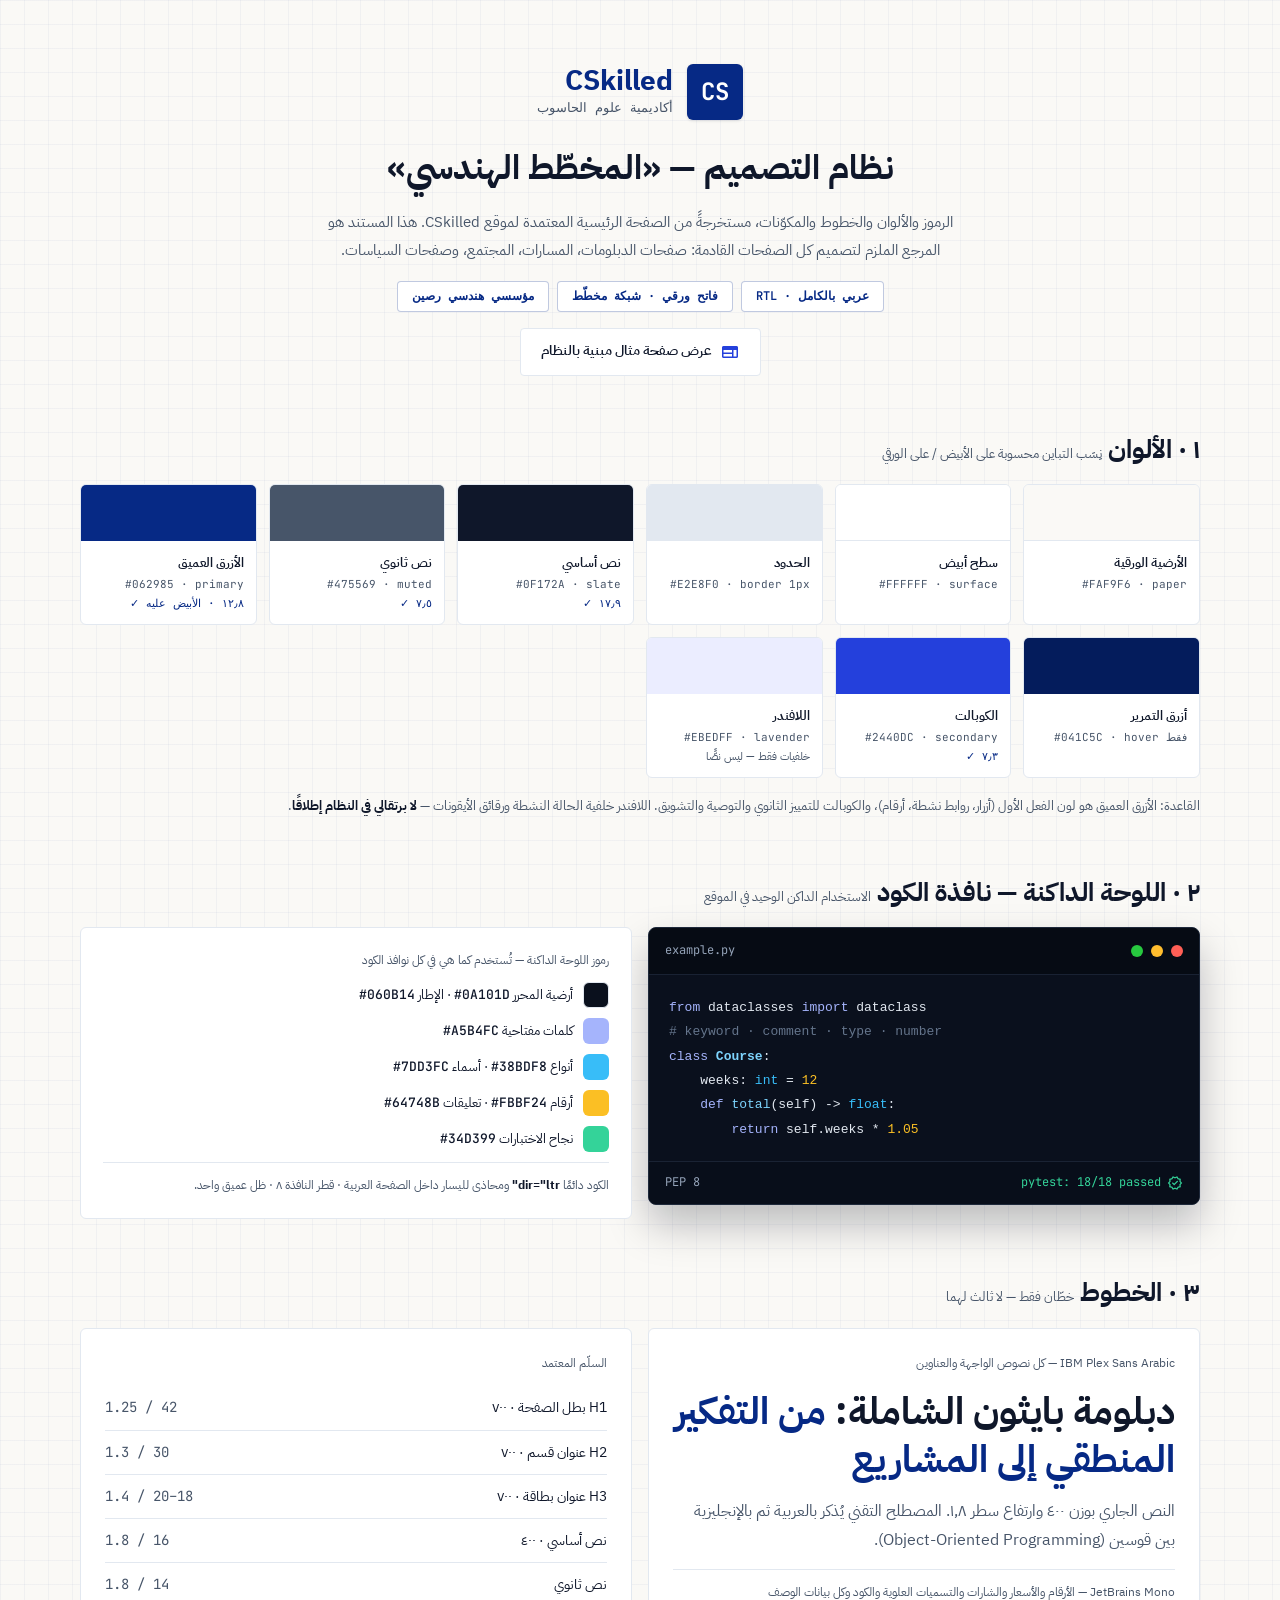
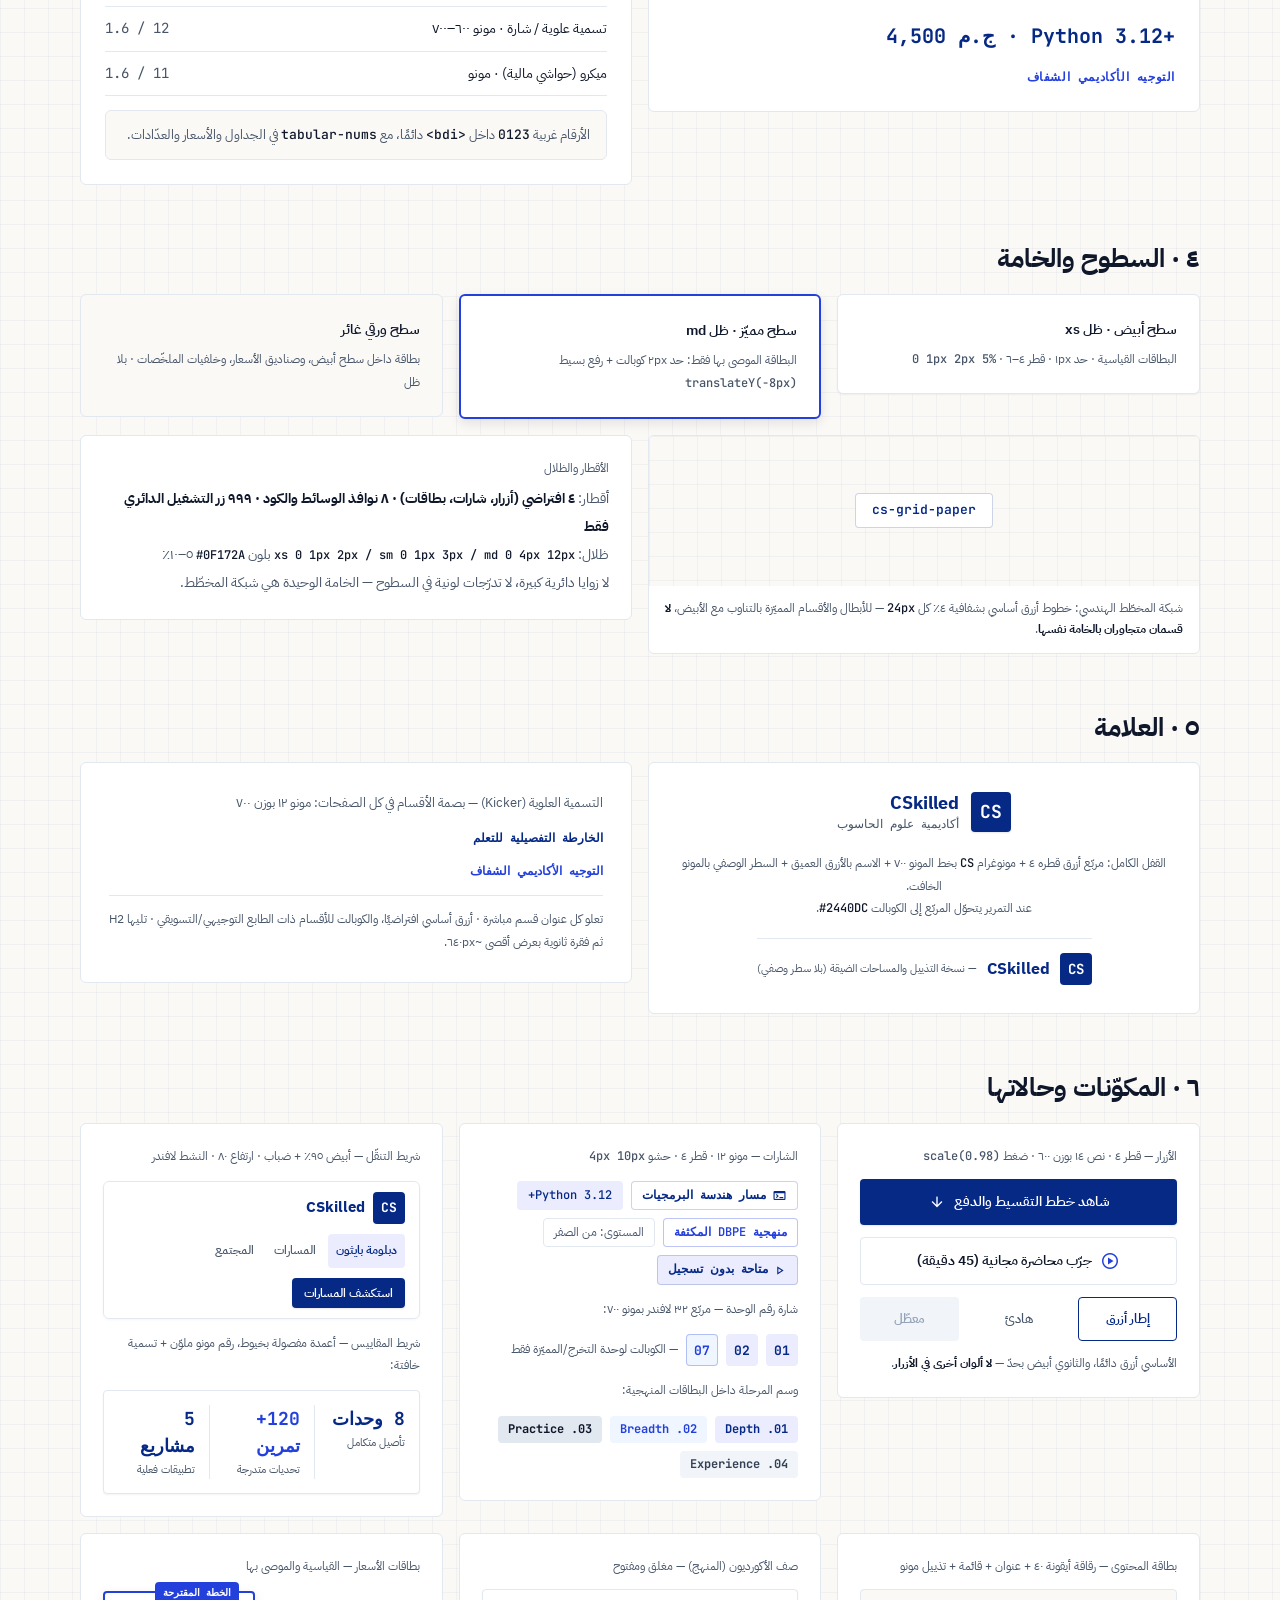
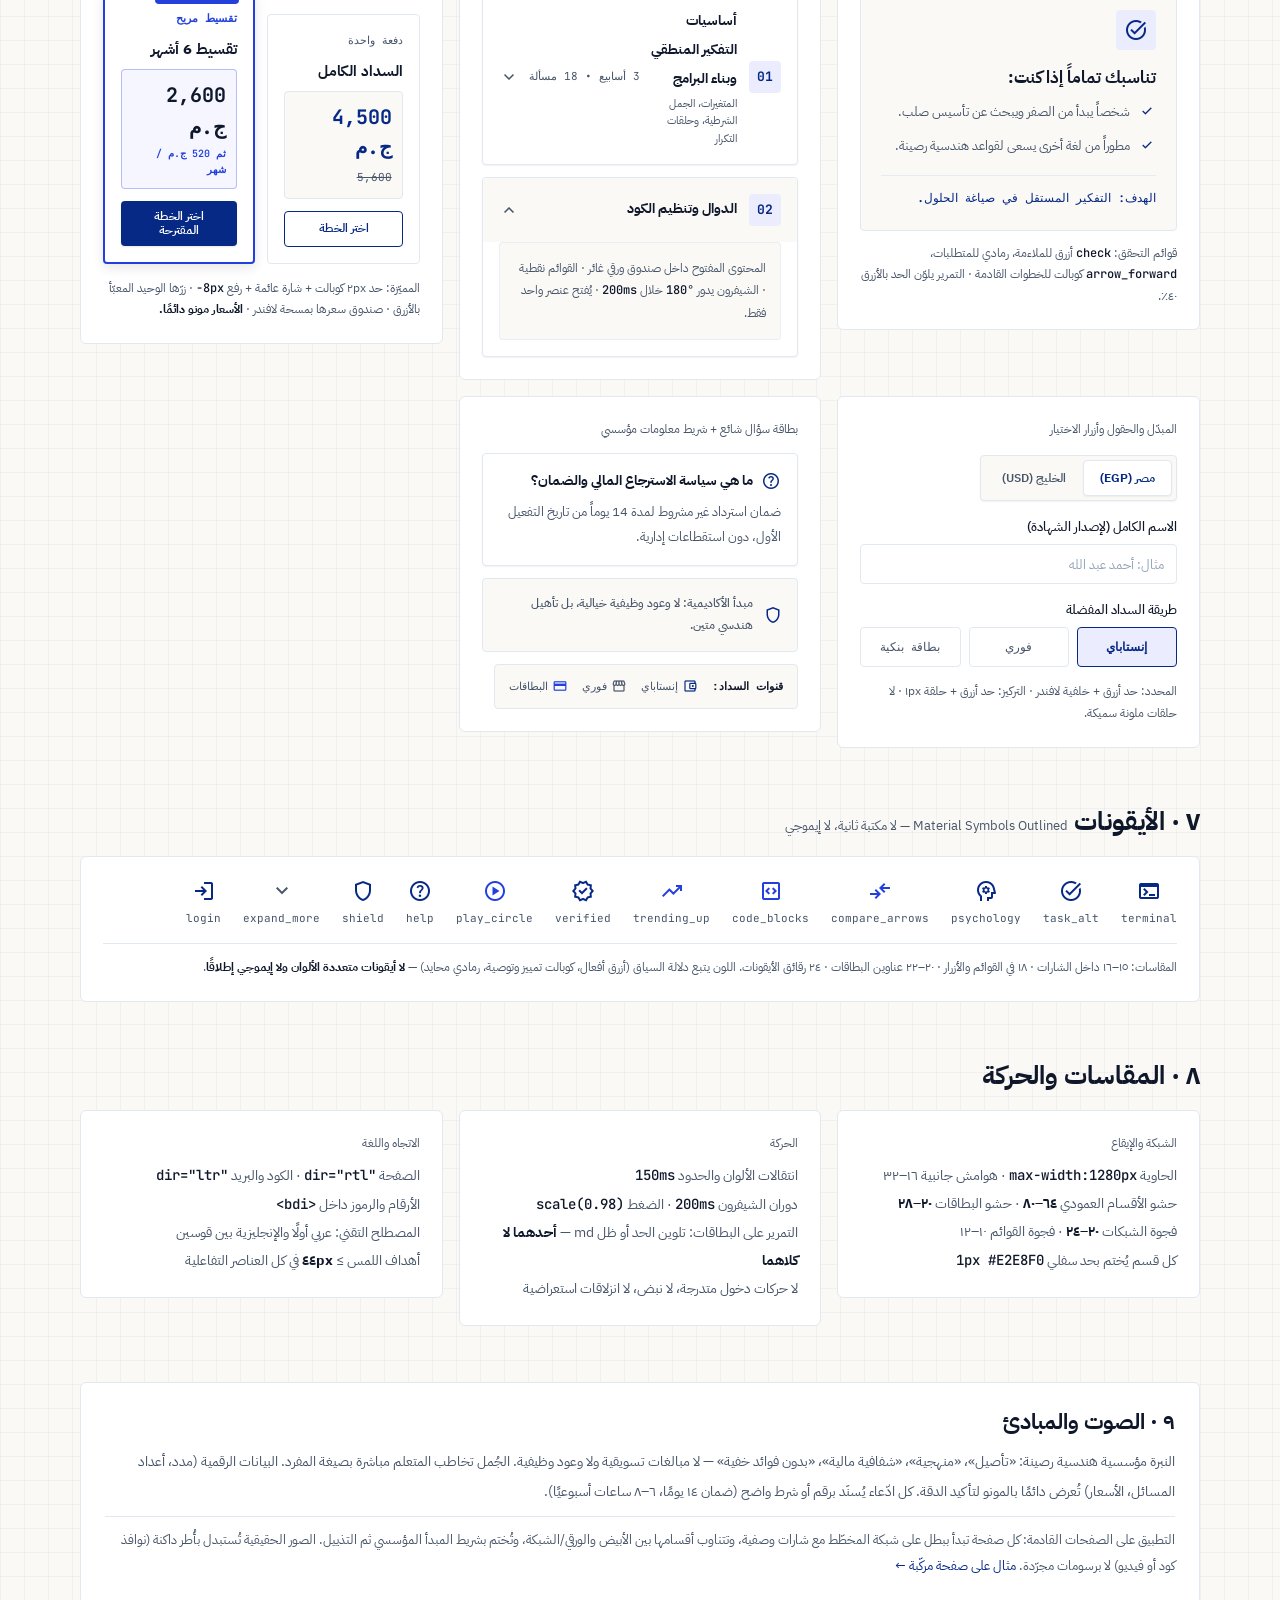
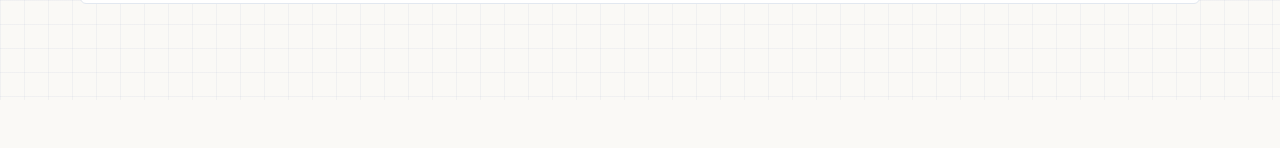
<file: index.html>
<!DOCTYPE html>
<html lang="ar" dir="rtl">
<head>
<meta charset="utf-8">
<meta name="viewport" content="width=device-width, initial-scale=1">
<title>CSkilled — نظام التصميم</title>
<link rel="preconnect" href="https://fonts.googleapis.com">
<link rel="preconnect" href="https://fonts.gstatic.com" crossorigin>
<link href="https://fonts.googleapis.com/css2?family=IBM+Plex+Sans+Arabic:wght@400;500;600;700&family=JetBrains+Mono:wght@400;500;600;700&family=Material+Symbols+Outlined:opsz,wght,FILL,GRAD@20..24,400..600,0..1,0&display=swap" rel="stylesheet">
<link rel="stylesheet" href="tokens.css">
<link rel="stylesheet" href="components.css">
<style>
  /* Reference-page chrome only — not part of the kit. */
  .doc { min-height: 100vh; padding: 48px 24px 96px; }
  .doc__wrap { max-width: 1120px; margin: 0 auto; display: flex; flex-direction: column; gap: 56px; }
  .doc__intro { display: flex; flex-direction: column; gap: 16px; align-items: center; text-align: center; padding-top: 16px; }
  .doc__intro .cs-logo { gap: 14px; }
  .doc__intro .cs-logo__mark { width: 56px; height: 56px; border-radius: 6px; font-size: 24px; box-shadow: 0 1px 3px rgba(15,23,42,0.12); }
  .doc__intro .cs-logo__text { text-align: right; }
  .doc__intro .cs-logo__name { font-size: 28px; line-height: 1.2; }
  .doc__intro .cs-logo__tagline { font-size: 13px; }
  .doc__title { font-weight: 700; font-size: 34px; margin: 8px 0 0; line-height: 1.4; }
  .doc__lede { max-width: 640px; margin: 0; color: var(--cs-text-muted); font-size: 15px; line-height: 1.9; }
  .doc__pills { display: flex; gap: 8px; flex-wrap: wrap; justify-content: center; }
  .doc__section { display: flex; flex-direction: column; gap: 16px; }
  .doc__h2 { font-weight: 700; font-size: 26px; margin: 0; line-height: 1.4; }
  .doc__h2 small { font-size: 13px; color: var(--cs-text-muted); font-weight: 400; }
  .doc__note { margin: 0; font-size: 13px; color: var(--cs-text-muted); line-height: 1.9; }
  .doc__caption { font-size: 12px; color: var(--cs-text-muted); line-height: 1.8; }
  .doc__caption b, .doc__note b, .doc__panel b { color: var(--cs-text); }
  .doc__panel { background: var(--cs-surface); border: 1px solid var(--cs-border); border-radius: 6px; padding: 22px; display: flex; flex-direction: column; gap: 12px; }
  .doc__panel--prose { font-size: 14px; line-height: 2; color: var(--cs-text-muted); display: block; }
  .doc__code { font-family: var(--cs-font-mono); font-weight: 500; direction: ltr; unicode-bidi: isolate; }
  .doc__grid { display: grid; gap: 16px; grid-template-columns: repeat(auto-fit, minmax(min(100%, var(--min, 300px)), 1fr)); align-items: start; }
  .doc__rule { border-top: 1px solid var(--cs-border); padding-top: 12px; }

  .swatches { display: grid; grid-template-columns: repeat(auto-fill, minmax(168px, 1fr)); gap: 12px; }
  .swatch { background: #FFF; border: 1px solid var(--cs-border); border-radius: 6px; overflow: hidden; }
  .swatch__chip { height: 56px; }
  .swatch__chip--edge { border-bottom: 1px solid var(--cs-border); }
  .swatch__meta { padding: 10px 12px; }
  .swatch__name { font-size: 13px; font-weight: 600; }
  .swatch__hex { font-size: 11px; color: var(--cs-text-muted); direction: ltr; text-align: right; font-family: var(--cs-font-mono); }
  .swatch__ratio { font-size: 11px; color: var(--cs-primary); font-family: var(--cs-font-mono); }
  .swatch__warn { font-size: 11px; color: var(--cs-text-muted); }

  .tokrow { display: flex; align-items: center; gap: 10px; font-size: 13px; }
  .tokrow i { width: 26px; height: 26px; border-radius: 6px; flex: none; }

  .scale-row { display: flex; justify-content: space-between; gap: 12px; padding: 9px 0; border-bottom: 1px solid var(--cs-border); font-size: 14px; }
  .scale-row:last-of-type { border-bottom: 0; }
  .scale-row span:last-child { color: var(--cs-text-muted); font-family: var(--cs-font-mono); }

  .icons { display: flex; gap: 22px; flex-wrap: wrap; align-items: center; color: var(--cs-text-muted); }
  .icons figure { margin: 0; display: flex; flex-direction: column; align-items: center; gap: 6px; }
  .icons figcaption { font-size: 11px; font-family: var(--cs-font-mono); }
  .icons .cs-icon { font-size: 24px; }

  .demo-nav { position: static; height: auto; border: 1px solid var(--cs-border); border-radius: 6px; padding: 10px 14px; }
  .demo-nav .cs-nav__links { display: flex; }
  .demo-nav .cs-nav__inner { flex-wrap: wrap; row-gap: 8px; }
  .demo-nav .cs-nav__link { min-height: 0; padding: 6px 8px; font-size: 12px; white-space: nowrap; }
  .demo-nav .cs-btn { padding: 8px 12px; white-space: nowrap; }
  .demo-nav .cs-logo__name { font-size: 15px; }
  .demo-nav .cs-logo__mark { font-size: 13px; }
</style>
</head>
<body>
<div class="doc cs-grid-paper">
<div class="doc__wrap">

<header class="doc__intro">
  <div class="cs-logo">
    <div class="cs-logo__mark" aria-hidden="true">CS</div>
    <div class="cs-logo__text">
      <span class="cs-logo__name">CSkilled</span>
      <span class="cs-logo__tagline">أكاديمية علوم الحاسوب</span>
    </div>
  </div>
  <h1 class="doc__title">نظام التصميم — «المخطّط الهندسي»</h1>
  <p class="doc__lede">الرموز والألوان والخطوط والمكوّنات، مستخرجةً من الصفحة الرئيسية المعتمدة لموقع CSkilled. هذا المستند هو المرجع الملزم لتصميم كل الصفحات القادمة: صفحات الدبلومات، المسارات، المجتمع، وصفحات السياسات.</p>
  <div class="doc__pills">
    <span class="cs-badge cs-badge--meta">عربي بالكامل · RTL</span>
    <span class="cs-badge cs-badge--meta">فاتح ورقي · شبكة مخطّط</span>
    <span class="cs-badge cs-badge--meta">مؤسسي هندسي رصين</span>
  </div>
  <a class="cs-btn cs-btn--secondary" href="example.html"><span class="cs-icon" aria-hidden="true">web</span><span>عرض صفحة مثال مبنية بالنظام</span></a>
</header>

<!-- 1 · Color -->
<section class="doc__section">
  <h2 class="doc__h2">١ · الألوان <small>نِسَب التباين محسوبة على الأبيض / على الورقي</small></h2>
  <div class="swatches">
    <div class="swatch"><div class="swatch__chip swatch__chip--edge" style="background:var(--cs-paper)"></div><div class="swatch__meta"><div class="swatch__name">الأرضية الورقية</div><div class="swatch__hex">#FAF9F6 · paper</div></div></div>
    <div class="swatch"><div class="swatch__chip swatch__chip--edge" style="background:var(--cs-surface)"></div><div class="swatch__meta"><div class="swatch__name">سطح أبيض</div><div class="swatch__hex">#FFFFFF · surface</div></div></div>
    <div class="swatch"><div class="swatch__chip" style="background:var(--cs-border)"></div><div class="swatch__meta"><div class="swatch__name">الحدود</div><div class="swatch__hex">#E2E8F0 · border 1px</div></div></div>
    <div class="swatch"><div class="swatch__chip" style="background:var(--cs-text)"></div><div class="swatch__meta"><div class="swatch__name">نص أساسي</div><div class="swatch__hex">#0F172A · slate</div><div class="swatch__ratio">١٧٫٩ ✓</div></div></div>
    <div class="swatch"><div class="swatch__chip" style="background:var(--cs-text-muted)"></div><div class="swatch__meta"><div class="swatch__name">نص ثانوي</div><div class="swatch__hex">#475569 · muted</div><div class="swatch__ratio">٧٫٥ ✓</div></div></div>
    <div class="swatch"><div class="swatch__chip" style="background:var(--cs-primary)"></div><div class="swatch__meta"><div class="swatch__name">الأزرق العميق</div><div class="swatch__hex">#062985 · primary</div><div class="swatch__ratio">١٢٫٨ · الأبيض عليه ✓</div></div></div>
    <div class="swatch"><div class="swatch__chip" style="background:var(--cs-primary-hover)"></div><div class="swatch__meta"><div class="swatch__name">أزرق التمرير</div><div class="swatch__hex">#041C5C · hover فقط</div></div></div>
    <div class="swatch"><div class="swatch__chip" style="background:var(--cs-secondary)"></div><div class="swatch__meta"><div class="swatch__name">الكوبالت</div><div class="swatch__hex">#2440DC · secondary</div><div class="swatch__ratio">٧٫٣ ✓</div></div></div>
    <div class="swatch"><div class="swatch__chip" style="background:var(--cs-lavender)"></div><div class="swatch__meta"><div class="swatch__name">اللافندر</div><div class="swatch__hex">#EBEDFF · lavender</div><div class="swatch__warn">خلفيات فقط — ليس نصًّا</div></div></div>
  </div>
  <p class="doc__note">القاعدة: الأزرق العميق هو لون الفعل الأول (أزرار، روابط نشطة، أرقام)، والكوبالت للتمييز الثانوي والتوصية والتشويق. اللافندر خلفية الحالة النشطة ورقائق الأيقونات — <b>لا برتقالي في النظام إطلاقًا</b>.</p>
</section>

<!-- 2 · Dark palette -->
<section class="doc__section">
  <h2 class="doc__h2">٢ · اللوحة الداكنة — نافذة الكود <small>الاستخدام الداكن الوحيد في الموقع</small></h2>
  <div class="doc__grid">
    <figure class="cs-code" style="margin:0">
      <div class="cs-code__bar">
        <div class="cs-code__dots" aria-hidden="true"><span></span><span></span><span></span></div>
        <span class="cs-code__file">example.py</span>
      </div>
<pre class="cs-code__body"><code><span class="tok-kw">from</span> dataclasses <span class="tok-kw">import</span> dataclass
<span class="tok-comment"># keyword · comment · type · number</span>
<span class="tok-kw">class</span> <span class="tok-def">Course</span>:
    weeks: <span class="tok-type">int</span> = <span class="tok-num">12</span>
    <span class="tok-kw">def</span> <span class="tok-name">total</span>(self) -&gt; <span class="tok-type">float</span>:
        <span class="tok-kw">return</span> self.weeks * <span class="tok-num">1.05</span></code></pre>
      <div class="cs-code__foot">
        <span class="cs-code__status"><span class="cs-icon" aria-hidden="true">verified</span>pytest: 18/18 passed</span>
        <span>PEP 8</span>
      </div>
    </figure>
    <div class="doc__panel" style="gap:10px;font-size:13px">
      <div class="doc__caption">رموز اللوحة الداكنة — تُستخدم كما هي في كل نوافذ الكود</div>
      <div class="tokrow"><i style="background:var(--cs-code-bg);border:1px solid var(--cs-border)"></i><span>أرضية المحرر <b class="doc__code">#0A101D</b> · الإطار <b class="doc__code">#060B14</b></span></div>
      <div class="tokrow"><i style="background:var(--cs-code-keyword)"></i><span>كلمات مفتاحية <b class="doc__code">#A5B4FC</b></span></div>
      <div class="tokrow"><i style="background:var(--cs-code-type)"></i><span>أنواع <b class="doc__code">#38BDF8</b> · أسماء <b class="doc__code">#7DD3FC</b></span></div>
      <div class="tokrow"><i style="background:var(--cs-code-number)"></i><span>أرقام <b class="doc__code">#FBBF24</b> · تعليقات <b class="doc__code">#64748B</b></span></div>
      <div class="tokrow"><i style="background:var(--cs-code-success)"></i><span>نجاح الاختبارات <b class="doc__code">#34D399</b></span></div>
      <div class="doc__caption doc__rule">الكود دائمًا <b>dir="ltr"</b> ومحاذى لليسار داخل الصفحة العربية · قطر النافذة ٨ · ظل عميق واحد.</div>
    </div>
  </div>
</section>

<!-- 3 · Type -->
<section class="doc__section">
  <h2 class="doc__h2">٣ · الخطوط <small>خطّان فقط — لا ثالث لهما</small></h2>
  <div class="doc__grid">
    <div class="doc__panel" style="padding:24px;gap:14px">
      <div class="doc__caption">IBM Plex Sans Arabic — كل نصوص الواجهة والعناوين</div>
      <div style="font-weight:700;font-size:38px;line-height:1.25">دبلومة بايثون الشاملة: <span class="cs-accent">من التفكير المنطقي إلى المشاريع</span></div>
      <p class="cs-body">النص الجاري بوزن ٤٠٠ وارتفاع سطر ١٫٨. المصطلح التقني يُذكر بالعربية ثم بالإنجليزية بين قوسين (Object-Oriented Programming).</p>
      <div class="doc__caption doc__rule">JetBrains Mono — الأرقام والأسعار والشارات والتسميات العلوية والكود وكل بيانات الوصف</div>
      <div class="cs-num" dir="ltr" style="font-size:20px;font-weight:700;color:var(--cs-primary);text-align:right"><bdi>4,500</bdi> ج.م · Python 3.12+</div>
      <span class="cs-kicker cs-kicker--secondary" style="text-transform:uppercase;letter-spacing:0.05em">التوجيه الأكاديمي الشفاف</span>
    </div>
    <div class="doc__panel" style="padding:24px;gap:0">
      <div class="doc__caption" style="padding-bottom:12px">السلّم المعتمد</div>
      <div class="scale-row"><span>H1 بطل الصفحة · ٧٠٠</span><span>42 / 1.25</span></div>
      <div class="scale-row"><span>H2 عنوان قسم · ٧٠٠</span><span>30 / 1.3</span></div>
      <div class="scale-row"><span>H3 عنوان بطاقة · ٧٠٠</span><span>18–20 / 1.4</span></div>
      <div class="scale-row"><span>نص أساسي · ٤٠٠</span><span>16 / 1.8</span></div>
      <div class="scale-row"><span>نص ثانوي</span><span>14 / 1.8</span></div>
      <div class="scale-row"><span>تسمية علوية / شارة · مونو ٦٠٠–٧٠٠</span><span>12 / 1.6</span></div>
      <div class="scale-row"><span>ميكرو (حواشي مالية) · مونو</span><span>11 / 1.6</span></div>
      <div class="cs-card cs-card--inset" style="margin-top:14px;padding:12px 16px;font-size:13px;color:var(--cs-text-muted);line-height:1.9;border-radius:6px">الأرقام غربية <b class="doc__code" style="color:var(--cs-text)">0123</b> داخل <b class="doc__code" style="color:var(--cs-text)">&lt;bdi&gt;</b> دائمًا، مع <b class="doc__code" style="color:var(--cs-text)">tabular-nums</b> في الجداول والأسعار والعدّادات.</div>
    </div>
  </div>
</section>

<!-- 4 · Surfaces -->
<section class="doc__section">
  <h2 class="doc__h2">٤ · السطوح والخامة</h2>
  <div class="doc__grid" style="--min:240px">
    <div class="cs-card" style="border-radius:6px;padding:22px">
      <div style="font-size:14px;font-weight:600">سطح أبيض · ظل xs</div>
      <div class="doc__caption" style="margin-top:6px;line-height:1.9">البطاقات القياسية · حد ١px · قطر ٤–٦ · <span class="doc__code">0 1px 2px 5%</span></div>
    </div>
    <div class="cs-card cs-card--featured" style="border-radius:6px;padding:22px">
      <div style="font-size:14px;font-weight:600">سطح مميّز · ظل md</div>
      <div class="doc__caption" style="margin-top:6px;line-height:1.9">البطاقة الموصى بها فقط: حد ٢px كوبالت + رفع بسيط <span class="doc__code">translateY(-8px)</span></div>
    </div>
    <div class="cs-card cs-card--inset" style="border-radius:6px;padding:22px">
      <div style="font-size:14px;font-weight:600">سطح ورقي غائر</div>
      <div class="doc__caption" style="margin-top:6px;line-height:1.9">بطاقة داخل سطح أبيض، وصناديق الأسعار، وخلفيات الملخّصات · بلا ظل</div>
    </div>
  </div>
  <div class="doc__grid">
    <div style="border-radius:6px;border:1px solid var(--cs-border);overflow:hidden">
      <div class="cs-grid-paper" style="height:150px;display:flex;align-items:center;justify-content:center">
        <span class="cs-badge cs-badge--meta" style="border-color:var(--cs-primary-a20);padding:6px 16px;font-size:13px">cs-grid-paper</span>
      </div>
      <div class="doc__caption" style="padding:12px 16px;background:#FFF">شبكة المخطّط الهندسي: خطوط أزرق أساسي بشفافية ٤٪ كل <b class="doc__code">24px</b> — للأبطال والأقسام المميّزة بالتناوب مع الأبيض، <b>لا قسمان متجاوران بالخامة نفسها</b>.</div>
    </div>
    <div class="doc__panel doc__panel--prose">
      <div class="doc__caption" style="margin-bottom:6px">الأقطار والظلال</div>
      أقطار: <b>٤ افتراضي (أزرار، شارات، بطاقات) · ٨ نوافذ الوسائط والكود · ٩٩٩ زر التشغيل الدائري فقط</b><br>
      ظلال: <span class="doc__code" style="font-size:12px;color:var(--cs-text)">xs 0 1px 2px / sm 0 1px 3px / md 0 4px 12px</span> بلون <span class="doc__code" style="font-size:12px;color:var(--cs-text)">#0F172A</span> ٥–١٠٪<br>
      لا زوايا دائرية كبيرة، لا تدرّجات لونية في السطوح — الخامة الوحيدة هي شبكة المخطّط.
    </div>
  </div>
</section>

<!-- 5 · Brand -->
<section class="doc__section">
  <h2 class="doc__h2">٥ · العلامة</h2>
  <div class="doc__grid">
    <div class="doc__panel" style="padding:28px;gap:18px;align-items:center">
      <a class="cs-logo" href="#">
        <span class="cs-logo__mark" aria-hidden="true">CS</span>
        <span class="cs-logo__text">
          <span class="cs-logo__name">CSkilled</span>
          <span class="cs-logo__tagline">أكاديمية علوم الحاسوب</span>
        </span>
      </a>
      <div class="doc__caption" style="text-align:center;line-height:1.9">القفل الكامل: مربّع أزرق قطره ٤ + مونوغرام <b class="doc__code">CS</b> بخط المونو ٧٠٠ + الاسم بالأزرق العميق + السطر الوصفي بالمونو الخافت.<br>عند التمرير يتحوّل المربّع إلى الكوبالت <b class="doc__code">#2440DC</b>.</div>
      <div class="doc__rule" style="display:flex;align-items:center;gap:10px;padding-top:14px">
        <span class="cs-logo cs-logo--compact"><span class="cs-logo__mark" aria-hidden="true">CS</span><span class="cs-logo__name">CSkilled</span></span>
        <span style="font-size:11px;color:var(--cs-text-muted)">— نسخة التذييل والمساحات الضيقة (بلا سطر وصفي)</span>
      </div>
    </div>
    <div class="doc__panel" style="padding:28px;gap:14px;justify-content:center">
      <div style="font-size:13px;color:var(--cs-text-muted)">التسمية العلوية (Kicker) — بصمة الأقسام في كل الصفحات: مونو ١٢ بوزن ٧٠٠</div>
      <span class="cs-kicker">الخارطة التفصيلية للتعلم</span>
      <span class="cs-kicker cs-kicker--secondary">التوجيه الأكاديمي الشفاف</span>
      <div class="doc__caption doc__rule" style="line-height:1.9">تعلو كل عنوان قسم مباشرة · أزرق أساسي افتراضيًا، والكوبالت للأقسام ذات الطابع التوجيهي/التسويقي · تليها H2 ثم فقرة ثانوية بعرض أقصى ~٦٤٠px.</div>
    </div>
  </div>
</section>

<!-- 6 · Components -->
<section class="doc__section">
  <h2 class="doc__h2">٦ · المكوّنات وحالاتها</h2>
  <div class="doc__grid" style="--min:320px">

    <div class="doc__panel">
      <div class="doc__caption">الأزرار — قطر ٤ · نص ١٤ بوزن ٦٠٠ · ضغط <span class="doc__code">scale(0.98)</span></div>
      <button class="cs-btn cs-btn--primary cs-btn--block" type="button"><span>شاهد خطط التقسيط والدفع</span><span class="cs-icon" aria-hidden="true">arrow_downward</span></button>
      <button class="cs-btn cs-btn--secondary cs-btn--block" type="button"><span class="cs-icon" aria-hidden="true">play_circle</span><span>جرّب محاضرة مجانية (45 دقيقة)</span></button>
      <div style="display:flex;gap:10px">
        <button class="cs-btn cs-btn--outline" type="button" style="flex:1;font-size:13px">إطار أزرق</button>
        <button class="cs-btn cs-btn--quiet" type="button" style="flex:1;font-size:13px">هادئ</button>
        <button class="cs-btn" type="button" style="flex:1;font-size:13px" disabled>معطّل</button>
      </div>
      <div class="doc__caption">الأساسي أزرق دائمًا، والثانوي أبيض بحدّ — <b>لا ألوان أخرى في الأزرار</b>.</div>
    </div>

    <div class="doc__panel" style="gap:14px">
      <div class="doc__caption">الشارات — مونو ١٢ · قطر ٤ · حشو <span class="doc__code">4px 10px</span></div>
      <div style="display:flex;gap:8px;flex-wrap:wrap;align-items:center">
        <span class="cs-badge cs-badge--outline"><span class="cs-icon" aria-hidden="true">terminal</span>مسار هندسة البرمجيات</span>
        <span class="cs-badge cs-badge--soft">Python 3.12+</span>
        <span class="cs-badge cs-badge--secondary">منهجية DBPE المكثفة</span>
        <span class="cs-badge cs-badge--neutral">المستوى: من الصفر</span>
        <span class="cs-badge cs-badge--live"><span class="cs-icon" aria-hidden="true">play_arrow</span>متاحة بدون تسجيل</span>
      </div>
      <div class="doc__caption">شارة رقم الوحدة — مربّع ٣٢ لافندر بمونو ٧٠٠:</div>
      <div style="display:flex;gap:8px;align-items:center">
        <span class="cs-unit">01</span>
        <span class="cs-unit">02</span>
        <span class="cs-unit cs-unit--featured">07</span>
        <span class="doc__caption">— الكوبالت لوحدة التخرج/المميّزة فقط</span>
      </div>
      <div class="doc__caption">وسم المرحلة داخل البطاقات المنهجية:</div>
      <div style="display:flex;gap:8px;flex-wrap:wrap">
        <span class="cs-phase cs-phase--depth">01. Depth</span>
        <span class="cs-phase cs-phase--breadth">02. Breadth</span>
        <span class="cs-phase cs-phase--practice">03. Practice</span>
        <span class="cs-phase cs-phase--experience">04. Experience</span>
      </div>
    </div>

    <div class="doc__panel" style="gap:14px">
      <div class="doc__caption">شريط التنقّل — أبيض ٩٥٪ + ضباب · ارتفاع ٨٠ · النشط لافندر</div>
      <nav class="cs-nav demo-nav" aria-label="عرض توضيحي">
        <div class="cs-nav__inner" style="gap:10px">
          <a class="cs-logo cs-logo--compact" href="#" style="gap:8px"><span class="cs-logo__mark" aria-hidden="true">CS</span><span class="cs-logo__name">CSkilled</span></a>
          <ul class="cs-nav__links">
            <li><a class="cs-nav__link" href="#" aria-current="page">دبلومة بايثون</a></li>
            <li><a class="cs-nav__link" href="#">المسارات</a></li>
            <li><a class="cs-nav__link" href="#">المجتمع</a></li>
          </ul>
          <a class="cs-btn cs-btn--primary cs-btn--sm" href="#" style="min-height:0">استكشف المسارات</a>
        </div>
      </nav>
      <div class="doc__caption">شريط المقاييس — أعمدة مفصولة بخيوط، رقم مونو ملوّن + تسمية خافتة:</div>
      <div class="cs-metrics">
        <div class="cs-metric"><span class="cs-metric__value"><bdi>8</bdi> وحدات</span><span class="cs-metric__label">تأصيل متكامل</span></div>
        <div class="cs-metric"><span class="cs-metric__value cs-metric__value--secondary"><bdi>+120</bdi> تمرين</span><span class="cs-metric__label">تحديات متدرجة</span></div>
        <div class="cs-metric"><span class="cs-metric__value"><bdi>5</bdi> مشاريع</span><span class="cs-metric__label">تطبيقات فعلية</span></div>
      </div>
    </div>

    <div class="doc__panel">
      <div class="doc__caption">بطاقة المحتوى — رقاقة أيقونة ٤٠ + عنوان + قائمة + تذييل مونو</div>
      <article class="cs-card cs-card--inset cs-card--hover-border cs-content-card">
        <div class="cs-icon-chip"><span class="cs-icon" aria-hidden="true">task_alt</span></div>
        <h3 class="cs-content-card__title">تناسبك تماماً إذا كنت:</h3>
        <ul class="cs-checklist">
          <li><span class="cs-icon" aria-hidden="true">check</span><span>شخصاً يبدأ من الصفر ويبحث عن تأسيس صلب.</span></li>
          <li><span class="cs-icon" aria-hidden="true">check</span><span>مطوراً من لغة أخرى يسعى لقواعد هندسية رصينة.</span></li>
        </ul>
        <div class="cs-content-card__footer">الهدف: التفكير المستقل في صياغة الحلول.</div>
      </article>
      <div class="doc__caption">قوائم التحقق: <b class="doc__code">check</b> أزرق للملاءمة، رمادي للمتطلبات، <b class="doc__code">arrow_forward</b> كوبالت للخطوات القادمة · التمرير يلوّن الحد بالأزرق ٤٠٪.</div>
    </div>

    <div class="doc__panel">
      <div class="doc__caption">صف الأكورديون (المنهج) — مغلق ومفتوح</div>
      <div class="cs-accordion">
        <details class="cs-accordion__item" name="curriculum">
          <summary class="cs-accordion__summary">
            <span class="cs-accordion__lead">
              <span class="cs-unit">01</span>
              <span>
                <span class="cs-accordion__title">أساسيات التفكير المنطقي وبناء البرامج</span>
                <span class="cs-accordion__desc" style="display:block">المتغيرات، الجمل الشرطية، وحلقات التكرار</span>
              </span>
            </span>
            <span class="cs-accordion__trail">
              <span class="cs-accordion__meta"><bdi>3</bdi> أسابيع • <bdi>18</bdi> مسألة</span>
              <span class="cs-icon cs-accordion__chevron" aria-hidden="true">expand_more</span>
            </span>
          </summary>
          <div class="cs-accordion__panel"><div class="cs-accordion__body"><ul><li>المتغيرات وأنواع البيانات</li><li>الجمل الشرطية</li><li>حلقات التكرار</li></ul></div></div>
        </details>
        <details class="cs-accordion__item" name="curriculum" open>
          <summary class="cs-accordion__summary">
            <span class="cs-accordion__lead">
              <span class="cs-unit">02</span>
              <span class="cs-accordion__title">الدوال وتنظيم الكود</span>
            </span>
            <span class="cs-icon cs-accordion__chevron" aria-hidden="true">expand_more</span>
          </summary>
          <div class="cs-accordion__panel"><div class="cs-accordion__body">المحتوى المفتوح داخل صندوق ورقي غائر · القوائم نقطية · الشيفرون يدور <b class="doc__code" style="color:var(--cs-text)">180°</b> خلال <b class="doc__code" style="color:var(--cs-text)">200ms</b> · يُفتح عنصر واحد فقط.</div></div>
        </details>
      </div>
    </div>

    <div class="doc__panel" style="gap:14px">
      <div class="doc__caption">بطاقات الأسعار — القياسية والموصى بها</div>
      <div class="cs-pricing" style="--cs-card-pad:16px;gap:12px;grid-template-columns:1fr 1fr;padding-top:0">
        <div class="cs-price-card">
          <span class="cs-price-card__eyebrow">دفعة واحدة</span>
          <h3 class="cs-price-card__title">السداد الكامل</h3>
          <div class="cs-price-card__box">
            <div class="cs-price"><span class="cs-price__amount"><bdi>4,500</bdi> ج.م</span><span class="cs-price__was"><bdi>5,600</bdi></span></div>
          </div>
          <button class="cs-btn cs-btn--outline cs-btn--sm cs-btn--block" type="button">اختر الخطة</button>
        </div>
        <div class="cs-price-card cs-price-card--recommended" style="transform:none">
          <span class="cs-price-card__flag">الخطة المقترحة</span>
          <span class="cs-price-card__eyebrow">تقسيط مريح</span>
          <h3 class="cs-price-card__title">تقسيط <bdi>6</bdi> أشهر</h3>
          <div class="cs-price-card__box">
            <span class="cs-price__amount"><bdi>2,600</bdi> ج.م</span>
            <div class="cs-price__note">ثم <bdi>520</bdi> ج.م / شهر</div>
          </div>
          <button class="cs-btn cs-btn--primary cs-btn--sm cs-btn--block" type="button">اختر الخطة المقترحة</button>
        </div>
      </div>
      <div class="doc__caption">المميّزة: حد ٢px كوبالت + شارة عائمة + رفع <span class="doc__code" style="color:var(--cs-text)">-8px</span> · زرّها الوحيد المعبّأ بالأزرق · صندوق سعرها بمسحة لافندر · <b>الأسعار مونو دائمًا.</b></div>
    </div>

    <div class="doc__panel" style="gap:14px">
      <div class="doc__caption">المبدّل والحقول وأزرار الاختيار</div>
      <div class="cs-segmented" role="group" aria-label="العملة" style="align-self:flex-start" data-segmented>
        <button class="cs-segmented__option" type="button" aria-pressed="true">مصر (EGP)</button>
        <button class="cs-segmented__option" type="button" aria-pressed="false">الخليج (USD)</button>
      </div>
      <div class="cs-field">
        <label class="cs-label" for="full-name">الاسم الكامل (لإصدار الشهادة)</label>
        <input class="cs-input" id="full-name" placeholder="مثال: أحمد عبد الله">
      </div>
      <fieldset class="cs-field">
        <legend class="cs-label" style="margin-bottom:6px">طريقة السداد المفضلة</legend>
        <div class="cs-choices" style="grid-template-columns:1fr 1fr 1fr">
          <label class="cs-choice"><input type="radio" name="pay" value="instapay" checked><span>إنستاباي</span></label>
          <label class="cs-choice"><input type="radio" name="pay" value="fawry"><span>فوري</span></label>
          <label class="cs-choice"><input type="radio" name="pay" value="card"><span>بطاقة بنكية</span></label>
        </div>
      </fieldset>
      <div class="doc__caption">المحدد: حد أزرق + خلفية لافندر · التركيز: حد أزرق + حلقة ١px · لا حلقات ملونة سميكة.</div>
    </div>

    <div class="doc__panel">
      <div class="doc__caption">بطاقة سؤال شائع + شريط معلومات مؤسسي</div>
      <div class="cs-faq">
        <h3 class="cs-faq__q"><span class="cs-icon" aria-hidden="true">help</span><span>ما هي سياسة الاسترجاع المالي والضمان؟</span></h3>
        <p class="cs-faq__a">ضمان استرداد غير مشروط لمدة <bdi>14</bdi> يوماً من تاريخ التفعيل الأول، دون استقطاعات إدارية.</p>
      </div>
      <div class="cs-principle"><span class="cs-icon" aria-hidden="true">shield</span><span>مبدأ الأكاديمية: لا وعود وظيفية خيالية، بل تأهيل هندسي متين.</span></div>
      <div class="cs-info-strip" style="align-self:flex-start">
        <span class="cs-info-strip__label">قنوات السداد:</span>
        <span class="cs-info-strip__item"><span class="cs-icon cs-icon--primary" aria-hidden="true">account_balance_wallet</span>إنستاباي</span>
        <span class="cs-info-strip__item"><span class="cs-icon cs-icon--muted" aria-hidden="true">storefront</span>فوري</span>
        <span class="cs-info-strip__item"><span class="cs-icon cs-icon--secondary" aria-hidden="true">credit_card</span>البطاقات</span>
      </div>
    </div>

  </div>
</section>

<!-- 7 · Icons -->
<section class="doc__section">
  <h2 class="doc__h2">٧ · الأيقونات <small>Material Symbols Outlined — لا مكتبة ثانية، لا إيموجي</small></h2>
  <div class="doc__panel" style="gap:14px">
    <div class="icons">
      <figure><span class="cs-icon cs-icon--primary">terminal</span><figcaption>terminal</figcaption></figure>
      <figure><span class="cs-icon cs-icon--primary">task_alt</span><figcaption>task_alt</figcaption></figure>
      <figure><span class="cs-icon cs-icon--primary">psychology</span><figcaption>psychology</figcaption></figure>
      <figure><span class="cs-icon cs-icon--secondary">compare_arrows</span><figcaption>compare_arrows</figcaption></figure>
      <figure><span class="cs-icon cs-icon--secondary">code_blocks</span><figcaption>code_blocks</figcaption></figure>
      <figure><span class="cs-icon cs-icon--secondary">trending_up</span><figcaption>trending_up</figcaption></figure>
      <figure><span class="cs-icon cs-icon--primary">verified</span><figcaption>verified</figcaption></figure>
      <figure><span class="cs-icon cs-icon--secondary">play_circle</span><figcaption>play_circle</figcaption></figure>
      <figure><span class="cs-icon cs-icon--primary">help</span><figcaption>help</figcaption></figure>
      <figure><span class="cs-icon cs-icon--primary">shield</span><figcaption>shield</figcaption></figure>
      <figure><span class="cs-icon cs-icon--muted">expand_more</span><figcaption>expand_more</figcaption></figure>
      <figure><span class="cs-icon cs-icon--primary">login</span><figcaption>login</figcaption></figure>
    </div>
    <div class="doc__caption doc__rule" style="line-height:1.9">المقاسات: ١٥–١٦ داخل الشارات · ١٨ في القوائم والأزرار · ٢٠–٢٢ عناوين البطاقات · ٢٤ رقائق الأيقونات. اللون يتبع دلالة السياق (أزرق أفعال، كوبالت تمييز وتوصية، رمادي محايد) — <b>لا أيقونات متعددة الألوان ولا إيموجي إطلاقًا</b>.</div>
  </div>
</section>

<!-- 8 · Spacing & motion -->
<section class="doc__section">
  <h2 class="doc__h2">٨ · المقاسات والحركة</h2>
  <div class="doc__grid">
    <div class="doc__panel doc__panel--prose">
      <div class="doc__caption" style="margin-bottom:6px">الشبكة والإيقاع</div>
      الحاوية <b class="doc__code">max-width:1280px</b> · هوامش جانبية ١٦–٣٢<br>
      حشو الأقسام العمودي <b>٦٤–٨٠</b> · حشو البطاقات <b>٢٠–٢٨</b><br>
      فجوة الشبكات <b>٢٠–٢٤</b> · فجوة القوائم ١٠–١٢<br>
      كل قسم يُختم بحد سفلي <b class="doc__code">1px #E2E8F0</b>
    </div>
    <div class="doc__panel doc__panel--prose">
      <div class="doc__caption" style="margin-bottom:6px">الحركة</div>
      انتقالات الألوان والحدود <b class="doc__code">150ms</b><br>
      دوران الشيفرون <b class="doc__code">200ms</b> · الضغط <b class="doc__code">scale(0.98)</b><br>
      التمرير على البطاقات: تلوين الحد أو ظل md — <b>أحدهما لا كلاهما</b><br>
      لا حركات دخول متدرجة، لا نبض، لا انزلاقات استعراضية
    </div>
    <div class="doc__panel doc__panel--prose">
      <div class="doc__caption" style="margin-bottom:6px">الاتجاه واللغة</div>
      الصفحة <b class="doc__code">dir="rtl"</b> · الكود والبريد <b class="doc__code">dir="ltr"</b><br>
      الأرقام والرموز داخل <b class="doc__code">&lt;bdi&gt;</b><br>
      المصطلح التقني: عربي أولًا والإنجليزية بين قوسين<br>
      أهداف اللمس ≥ <b>٤٤px</b> في كل العناصر التفاعلية
    </div>
  </div>
</section>

<!-- 9 · Voice -->
<section class="doc__panel" style="padding:24px;gap:10px">
  <h2 class="doc__h2" style="font-size:22px">٩ · الصوت والمبادئ</h2>
  <div style="font-size:14px;color:var(--cs-text-muted);line-height:2.1">النبرة مؤسسية هندسية رصينة: «تأصيل»، «منهجية»، «شفافية مالية»، «بدون فوائد خفية» — لا مبالغات تسويقية ولا وعود وظيفية. الجُمل تخاطب المتعلم مباشرة بصيغة المفرد. البيانات الرقمية (مدد، أعداد المسائل، الأسعار) تُعرض دائمًا بالمونو لتأكيد الدقة. كل ادّعاء يُسنَد برقم أو شرط واضح (ضمان ١٤ يومًا، ٦–٨ ساعات أسبوعيًا).</div>
  <div class="doc__rule" style="font-size:13px;color:var(--cs-text-muted);line-height:2;padding-top:10px">التطبيق على الصفحات القادمة: كل صفحة تبدأ ببطل على شبكة المخطّط مع شارات وصفية، وتتناوب أقسامها بين الأبيض والورقي/الشبكة، وتُختم بشريط المبدأ المؤسسي ثم التذييل. الصور الحقيقية تُستبدل بأُطر داكنة (نوافذ كود أو فيديو) لا برسومات مجرّدة. <a href="example.html">مثال على صفحة مركّبة ←</a></div>
</section>

</div>
</div>
<script src="cs.js"></script>
</body>
</html>
</file>
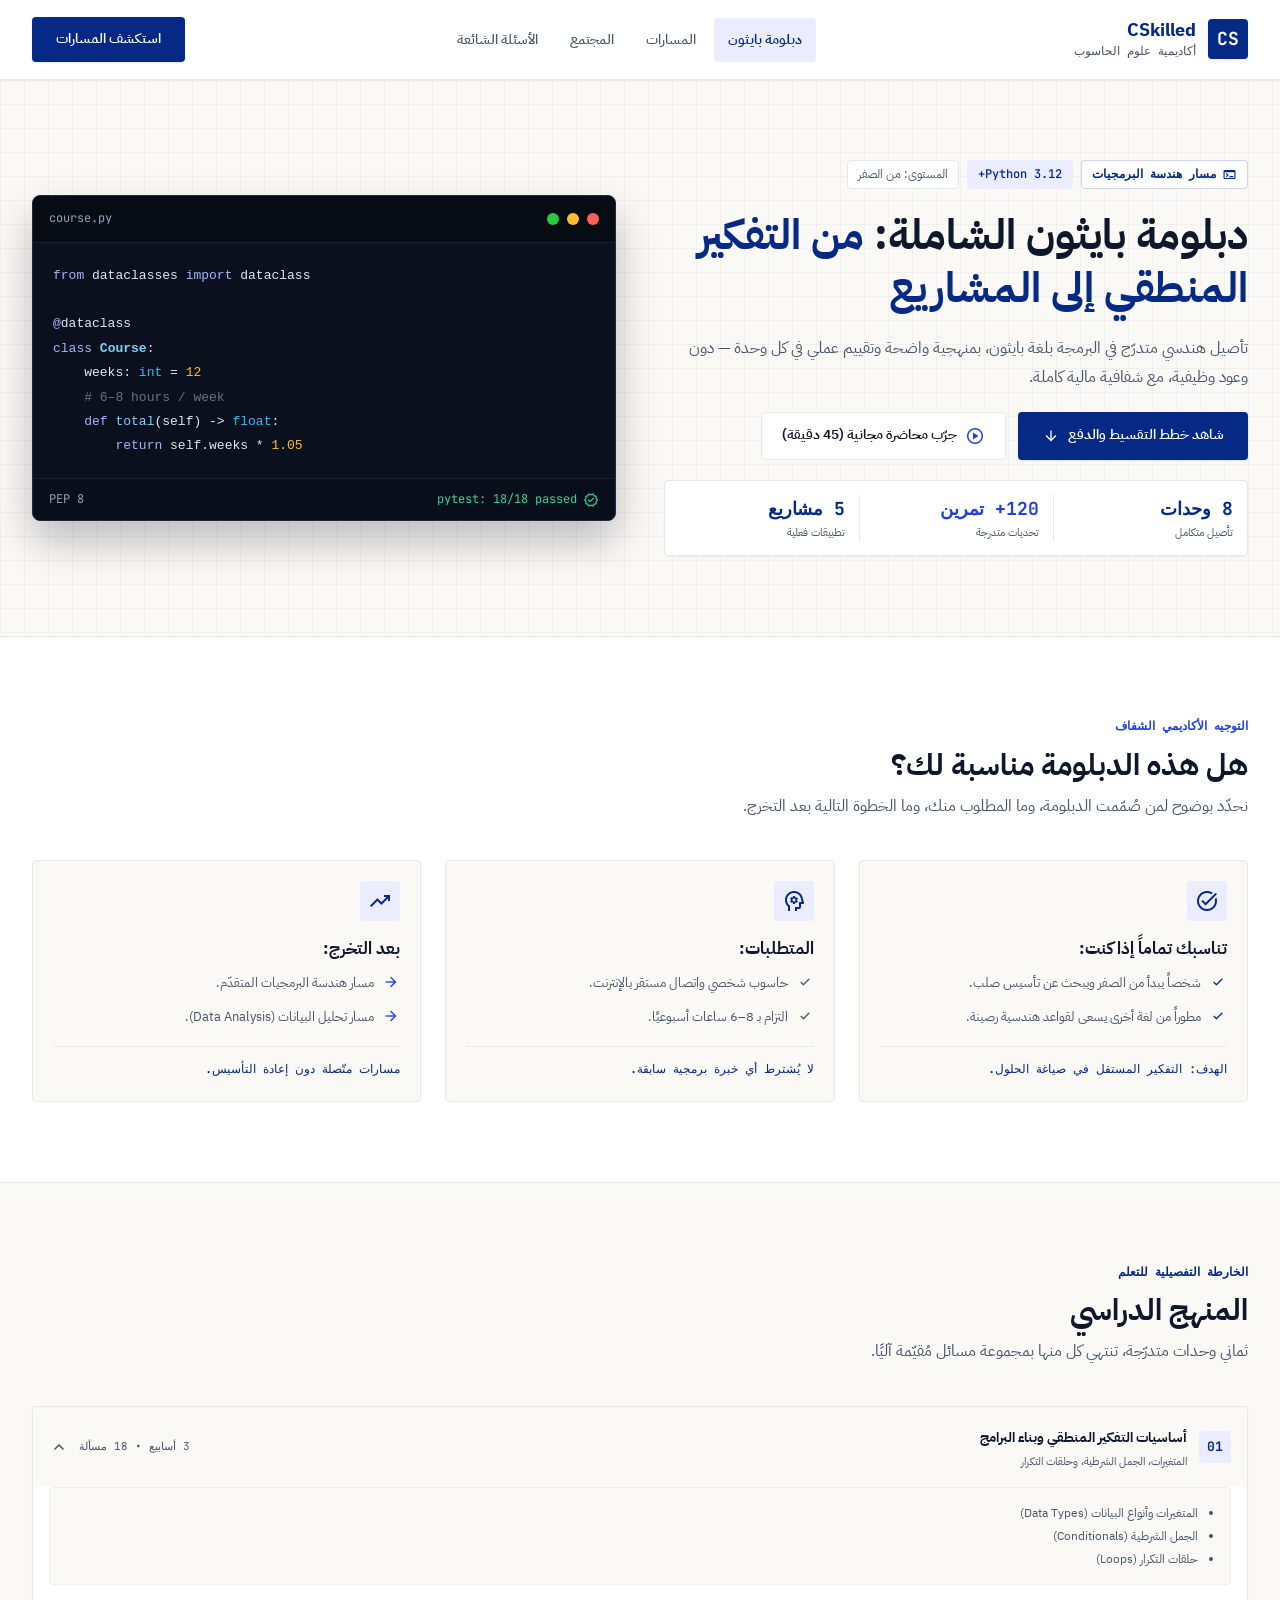
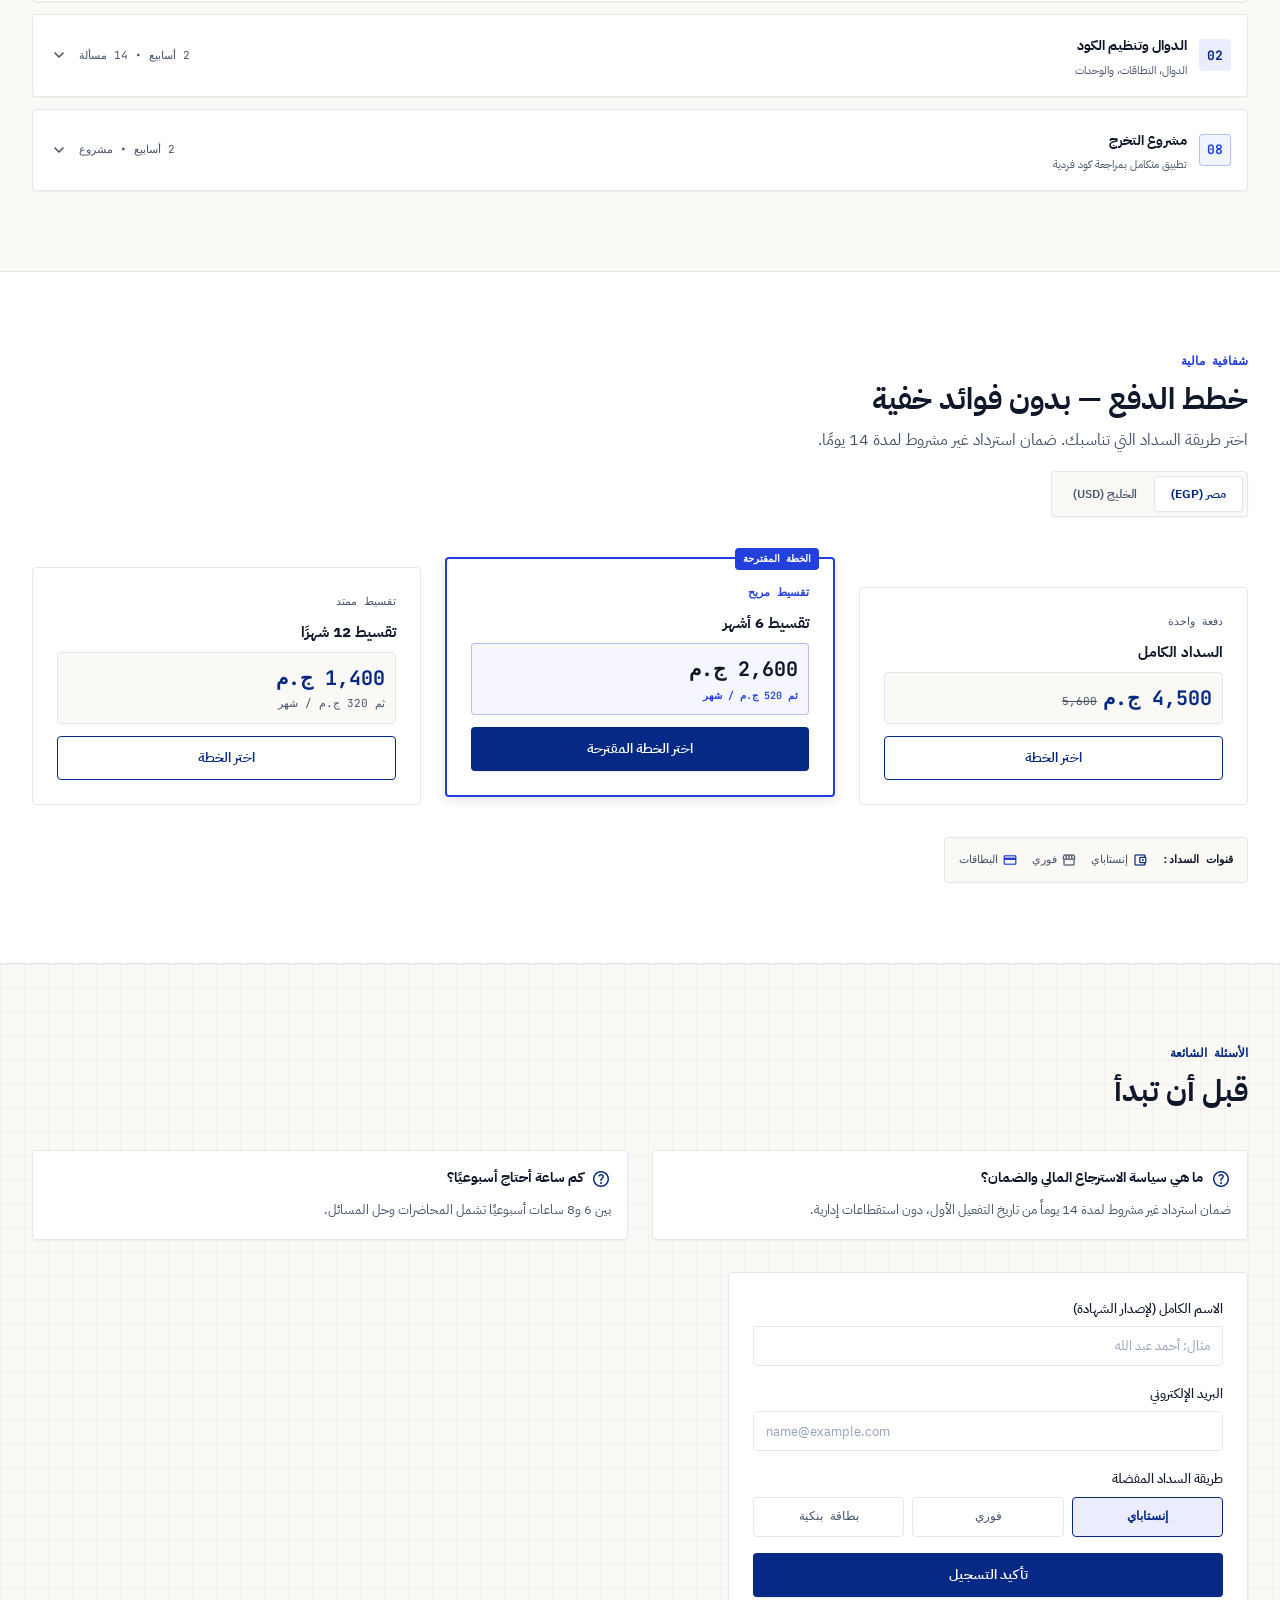
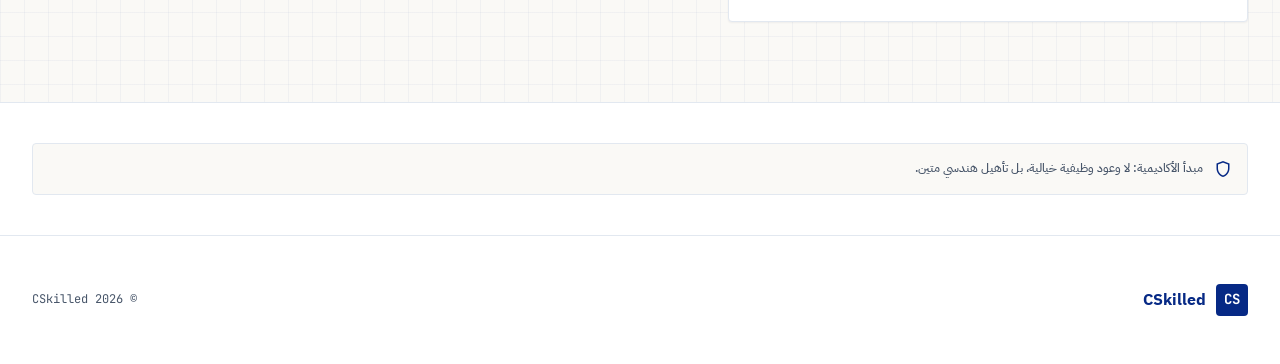
<file: example.html>
<!DOCTYPE html>
<html lang="ar" dir="rtl">
<head>
<meta charset="utf-8">
<meta name="viewport" content="width=device-width, initial-scale=1">
<title>دبلومة بايثون الشاملة — CSkilled</title>
<link rel="preconnect" href="https://fonts.googleapis.com">
<link rel="preconnect" href="https://fonts.gstatic.com" crossorigin>
<link href="https://fonts.googleapis.com/css2?family=IBM+Plex+Sans+Arabic:wght@400;500;600;700&family=JetBrains+Mono:wght@400;500;600;700&family=Material+Symbols+Outlined:opsz,wght,FILL,GRAD@20..24,400..600,0..1,0&display=swap" rel="stylesheet">
<link rel="stylesheet" href="tokens.css">
<link rel="stylesheet" href="components.css">
<style>
  /* Page-specific layout only */
  .hero { display: grid; gap: 48px; grid-template-columns: repeat(auto-fit, minmax(min(100%, 420px), 1fr)); align-items: center; }
  .hero__copy { display: flex; flex-direction: column; gap: 20px; }
  .hero__badges, .hero__actions { display: flex; flex-wrap: wrap; gap: 8px; }
  .hero__actions { gap: 12px; }
  .stack { display: flex; flex-direction: column; gap: 16px; }
</style>
</head>
<body>

<nav class="cs-nav" aria-label="الرئيسية">
  <div class="cs-container cs-nav__inner">
    <a class="cs-logo" href="#">
      <span class="cs-logo__mark" aria-hidden="true">CS</span>
      <span class="cs-logo__text"><span class="cs-logo__name">CSkilled</span><span class="cs-logo__tagline">أكاديمية علوم الحاسوب</span></span>
    </a>
    <ul class="cs-nav__links">
      <li><a class="cs-nav__link" href="#" aria-current="page">دبلومة بايثون</a></li>
      <li><a class="cs-nav__link" href="#">المسارات</a></li>
      <li><a class="cs-nav__link" href="#">المجتمع</a></li>
      <li><a class="cs-nav__link" href="#">الأسئلة الشائعة</a></li>
    </ul>
    <a class="cs-btn cs-btn--primary" href="#">استكشف المسارات</a>
  </div>
</nav>

<main>
  <!-- Hero: always on the blueprint grid -->
  <section class="cs-section cs-section--grid">
    <div class="cs-container hero">
      <div class="hero__copy">
        <div class="hero__badges">
          <span class="cs-badge cs-badge--outline"><span class="cs-icon" aria-hidden="true">terminal</span>مسار هندسة البرمجيات</span>
          <span class="cs-badge cs-badge--soft">Python 3.12+</span>
          <span class="cs-badge cs-badge--neutral">المستوى: من الصفر</span>
        </div>
        <h1 class="cs-h1">دبلومة بايثون الشاملة: <span class="cs-accent">من التفكير المنطقي إلى المشاريع</span></h1>
        <p class="cs-body">تأصيل هندسي متدرّج في البرمجة بلغة بايثون، بمنهجية واضحة وتقييم عملي في كل وحدة — دون وعود وظيفية، مع شفافية مالية كاملة.</p>
        <div class="hero__actions">
          <a class="cs-btn cs-btn--primary" href="#pricing"><span>شاهد خطط التقسيط والدفع</span><span class="cs-icon" aria-hidden="true">arrow_downward</span></a>
          <a class="cs-btn cs-btn--secondary" href="#"><span class="cs-icon" aria-hidden="true">play_circle</span><span>جرّب محاضرة مجانية (<bdi>45</bdi> دقيقة)</span></a>
        </div>
        <div class="cs-metrics">
          <div class="cs-metric"><span class="cs-metric__value"><bdi>8</bdi> وحدات</span><span class="cs-metric__label">تأصيل متكامل</span></div>
          <div class="cs-metric"><span class="cs-metric__value cs-metric__value--secondary"><bdi>+120</bdi> تمرين</span><span class="cs-metric__label">تحديات متدرجة</span></div>
          <div class="cs-metric"><span class="cs-metric__value"><bdi>5</bdi> مشاريع</span><span class="cs-metric__label">تطبيقات فعلية</span></div>
        </div>
      </div>
      <figure class="cs-code" style="margin:0">
        <div class="cs-code__bar">
          <div class="cs-code__dots" aria-hidden="true"><span></span><span></span><span></span></div>
          <span class="cs-code__file">course.py</span>
        </div>
<pre class="cs-code__body"><code><span class="tok-kw">from</span> dataclasses <span class="tok-kw">import</span> dataclass

<span class="tok-kw">@</span>dataclass
<span class="tok-kw">class</span> <span class="tok-def">Course</span>:
    weeks: <span class="tok-type">int</span> = <span class="tok-num">12</span>
    <span class="tok-comment"># 6–8 hours / week</span>
    <span class="tok-kw">def</span> <span class="tok-name">total</span>(self) -&gt; <span class="tok-type">float</span>:
        <span class="tok-kw">return</span> self.weeks * <span class="tok-num">1.05</span></code></pre>
        <div class="cs-code__foot">
          <span class="cs-code__status"><span class="cs-icon" aria-hidden="true">verified</span>pytest: 18/18 passed</span>
          <span>PEP 8</span>
        </div>
      </figure>
    </div>
  </section>

  <!-- White -->
  <section class="cs-section">
    <div class="cs-container">
      <div class="cs-section-head">
        <span class="cs-kicker cs-kicker--secondary">التوجيه الأكاديمي الشفاف</span>
        <h2 class="cs-h2">هل هذه الدبلومة مناسبة لك؟</h2>
        <p class="cs-body">نحدّد بوضوح لمن صُمّمت الدبلومة، وما المطلوب منك، وما الخطوة التالية بعد التخرج.</p>
      </div>
      <div class="cs-grid">
        <article class="cs-card cs-card--inset cs-card--hover-border cs-content-card">
          <div class="cs-icon-chip"><span class="cs-icon" aria-hidden="true">task_alt</span></div>
          <h3 class="cs-content-card__title">تناسبك تماماً إذا كنت:</h3>
          <ul class="cs-checklist">
            <li><span class="cs-icon" aria-hidden="true">check</span><span>شخصاً يبدأ من الصفر ويبحث عن تأسيس صلب.</span></li>
            <li><span class="cs-icon" aria-hidden="true">check</span><span>مطوراً من لغة أخرى يسعى لقواعد هندسية رصينة.</span></li>
          </ul>
          <div class="cs-content-card__footer">الهدف: التفكير المستقل في صياغة الحلول.</div>
        </article>
        <article class="cs-card cs-card--inset cs-card--hover-border cs-content-card">
          <div class="cs-icon-chip"><span class="cs-icon" aria-hidden="true">psychology</span></div>
          <h3 class="cs-content-card__title">المتطلبات:</h3>
          <ul class="cs-checklist cs-checklist--requirements">
            <li><span class="cs-icon" aria-hidden="true">check</span><span>حاسوب شخصي واتصال مستقر بالإنترنت.</span></li>
            <li><span class="cs-icon" aria-hidden="true">check</span><span>التزام بـ <bdi>6–8</bdi> ساعات أسبوعيًا.</span></li>
          </ul>
          <div class="cs-content-card__footer">لا يُشترط أي خبرة برمجية سابقة.</div>
        </article>
        <article class="cs-card cs-card--inset cs-card--hover-border cs-content-card">
          <div class="cs-icon-chip"><span class="cs-icon" aria-hidden="true">trending_up</span></div>
          <h3 class="cs-content-card__title">بعد التخرج:</h3>
          <ul class="cs-checklist cs-checklist--next">
            <li><span class="cs-icon" aria-hidden="true">arrow_forward</span><span>مسار هندسة البرمجيات المتقدّم.</span></li>
            <li><span class="cs-icon" aria-hidden="true">arrow_forward</span><span>مسار تحليل البيانات (Data Analysis).</span></li>
          </ul>
          <div class="cs-content-card__footer">مسارات متّصلة دون إعادة التأسيس.</div>
        </article>
      </div>
    </div>
  </section>

  <!-- Paper -->
  <section class="cs-section cs-section--paper">
    <div class="cs-container">
      <div class="cs-section-head">
        <span class="cs-kicker">الخارطة التفصيلية للتعلم</span>
        <h2 class="cs-h2">المنهج الدراسي</h2>
        <p class="cs-body">ثماني وحدات متدرّجة، تنتهي كل منها بمجموعة مسائل مُقيّمة آليًا.</p>
      </div>
      <div class="cs-accordion">
        <details class="cs-accordion__item" name="curriculum" open>
          <summary class="cs-accordion__summary">
            <span class="cs-accordion__lead"><span class="cs-unit">01</span><span><span class="cs-accordion__title">أساسيات التفكير المنطقي وبناء البرامج</span><span class="cs-accordion__desc" style="display:block">المتغيرات، الجمل الشرطية، وحلقات التكرار</span></span></span>
            <span class="cs-accordion__trail"><span class="cs-accordion__meta"><bdi>3</bdi> أسابيع • <bdi>18</bdi> مسألة</span><span class="cs-icon cs-accordion__chevron" aria-hidden="true">expand_more</span></span>
          </summary>
          <div class="cs-accordion__panel"><div class="cs-accordion__body"><ul><li>المتغيرات وأنواع البيانات (Data Types)</li><li>الجمل الشرطية (Conditionals)</li><li>حلقات التكرار (Loops)</li></ul></div></div>
        </details>
        <details class="cs-accordion__item" name="curriculum">
          <summary class="cs-accordion__summary">
            <span class="cs-accordion__lead"><span class="cs-unit">02</span><span><span class="cs-accordion__title">الدوال وتنظيم الكود</span><span class="cs-accordion__desc" style="display:block">الدوال، النطاقات، والوحدات</span></span></span>
            <span class="cs-accordion__trail"><span class="cs-accordion__meta"><bdi>2</bdi> أسابيع • <bdi>14</bdi> مسألة</span><span class="cs-icon cs-accordion__chevron" aria-hidden="true">expand_more</span></span>
          </summary>
          <div class="cs-accordion__panel"><div class="cs-accordion__body"><ul><li>تعريف الدوال (Functions)</li><li>النطاقات (Scope)</li><li>الوحدات والحزم (Modules)</li></ul></div></div>
        </details>
        <details class="cs-accordion__item" name="curriculum">
          <summary class="cs-accordion__summary">
            <span class="cs-accordion__lead"><span class="cs-unit cs-unit--featured">08</span><span><span class="cs-accordion__title">مشروع التخرج</span><span class="cs-accordion__desc" style="display:block">تطبيق متكامل بمراجعة كود فردية</span></span></span>
            <span class="cs-accordion__trail"><span class="cs-accordion__meta"><bdi>2</bdi> أسابيع • مشروع</span><span class="cs-icon cs-accordion__chevron" aria-hidden="true">expand_more</span></span>
          </summary>
          <div class="cs-accordion__panel"><div class="cs-accordion__body"><ul><li>تصميم المشروع وتقسيمه</li><li>الاختبارات الآلية (pytest)</li><li>مراجعة الكود والتسليم</li></ul></div></div>
        </details>
      </div>
    </div>
  </section>

  <!-- White -->
  <section class="cs-section" id="pricing">
    <div class="cs-container">
      <div class="cs-section-head">
        <span class="cs-kicker cs-kicker--secondary">شفافية مالية</span>
        <h2 class="cs-h2">خطط الدفع — بدون فوائد خفية</h2>
        <p class="cs-body">اختر طريقة السداد التي تناسبك. ضمان استرداد غير مشروط لمدة <bdi>14</bdi> يومًا.</p>
        <div class="cs-segmented" role="group" aria-label="العملة" data-segmented style="align-self:flex-start;margin-top:8px">
          <button class="cs-segmented__option" type="button" aria-pressed="true">مصر (EGP)</button>
          <button class="cs-segmented__option" type="button" aria-pressed="false">الخليج (USD)</button>
        </div>
      </div>
      <div class="cs-pricing">
        <div class="cs-price-card">
          <span class="cs-price-card__eyebrow">دفعة واحدة</span>
          <h3 class="cs-price-card__title">السداد الكامل</h3>
          <div class="cs-price-card__box"><div class="cs-price"><span class="cs-price__amount"><bdi>4,500</bdi> ج.م</span><span class="cs-price__was"><bdi>5,600</bdi></span></div></div>
          <button class="cs-btn cs-btn--outline cs-btn--block" type="button">اختر الخطة</button>
        </div>
        <div class="cs-price-card cs-price-card--recommended">
          <span class="cs-price-card__flag">الخطة المقترحة</span>
          <span class="cs-price-card__eyebrow">تقسيط مريح</span>
          <h3 class="cs-price-card__title">تقسيط <bdi>6</bdi> أشهر</h3>
          <div class="cs-price-card__box"><span class="cs-price__amount"><bdi>2,600</bdi> ج.م</span><div class="cs-price__note">ثم <bdi>520</bdi> ج.م / شهر</div></div>
          <button class="cs-btn cs-btn--primary cs-btn--block" type="button">اختر الخطة المقترحة</button>
        </div>
        <div class="cs-price-card">
          <span class="cs-price-card__eyebrow">تقسيط ممتد</span>
          <h3 class="cs-price-card__title">تقسيط <bdi>12</bdi> شهرًا</h3>
          <div class="cs-price-card__box"><span class="cs-price__amount"><bdi>1,400</bdi> ج.م</span><div class="cs-price__fine">ثم <bdi>320</bdi> ج.م / شهر</div></div>
          <button class="cs-btn cs-btn--outline cs-btn--block" type="button">اختر الخطة</button>
        </div>
      </div>
      <div class="cs-info-strip" style="margin-top:32px">
        <span class="cs-info-strip__label">قنوات السداد:</span>
        <span class="cs-info-strip__item"><span class="cs-icon cs-icon--primary" aria-hidden="true">account_balance_wallet</span>إنستاباي</span>
        <span class="cs-info-strip__item"><span class="cs-icon cs-icon--muted" aria-hidden="true">storefront</span>فوري</span>
        <span class="cs-info-strip__item"><span class="cs-icon cs-icon--secondary" aria-hidden="true">credit_card</span>البطاقات</span>
      </div>
    </div>
  </section>

  <!-- Grid -->
  <section class="cs-section cs-section--grid">
    <div class="cs-container">
      <div class="cs-section-head">
        <span class="cs-kicker">الأسئلة الشائعة</span>
        <h2 class="cs-h2">قبل أن تبدأ</h2>
      </div>
      <div class="cs-grid" style="--cs-grid-min:340px">
        <div class="cs-faq">
          <h3 class="cs-faq__q"><span class="cs-icon" aria-hidden="true">help</span><span>ما هي سياسة الاسترجاع المالي والضمان؟</span></h3>
          <p class="cs-faq__a">ضمان استرداد غير مشروط لمدة <bdi>14</bdi> يوماً من تاريخ التفعيل الأول، دون استقطاعات إدارية.</p>
        </div>
        <div class="cs-faq">
          <h3 class="cs-faq__q"><span class="cs-icon" aria-hidden="true">help</span><span>كم ساعة أحتاج أسبوعيًا؟</span></h3>
          <p class="cs-faq__a">بين <bdi>6</bdi> و<bdi>8</bdi> ساعات أسبوعيًا تشمل المحاضرات وحل المسائل.</p>
        </div>
      </div>
      <form class="cs-card stack" style="margin-top:32px;max-width:520px" onsubmit="return false">
        <div class="cs-field">
          <label class="cs-label" for="name">الاسم الكامل (لإصدار الشهادة)</label>
          <input class="cs-input" id="name" placeholder="مثال: أحمد عبد الله">
        </div>
        <div class="cs-field">
          <label class="cs-label" for="email">البريد الإلكتروني</label>
          <input class="cs-input" id="email" type="email" dir="ltr" placeholder="name@example.com">
        </div>
        <fieldset class="cs-field">
          <legend class="cs-label" style="margin-bottom:6px">طريقة السداد المفضلة</legend>
          <div class="cs-choices">
            <label class="cs-choice"><input type="radio" name="pay" value="instapay" checked><span>إنستاباي</span></label>
            <label class="cs-choice"><input type="radio" name="pay" value="fawry"><span>فوري</span></label>
            <label class="cs-choice"><input type="radio" name="pay" value="card"><span>بطاقة بنكية</span></label>
          </div>
        </fieldset>
        <button class="cs-btn cs-btn--primary" type="submit">تأكيد التسجيل</button>
      </form>
    </div>
  </section>

  <!-- Every page closes with the principle strip, then the footer -->
  <section class="cs-section" style="--cs-section-y:40px">
    <div class="cs-container">
      <div class="cs-principle"><span class="cs-icon" aria-hidden="true">shield</span><span>مبدأ الأكاديمية: لا وعود وظيفية خيالية، بل تأهيل هندسي متين.</span></div>
    </div>
  </section>
</main>

<footer class="cs-footer">
  <div class="cs-container cs-footer__inner">
    <a class="cs-logo cs-logo--compact" href="#"><span class="cs-logo__mark" aria-hidden="true">CS</span><span class="cs-logo__name">CSkilled</span></a>
    <span class="cs-footer__meta">© <bdi>2026</bdi> CSkilled</span>
  </div>
</footer>

<script src="cs.js"></script>
</body>
</html>
</file>
<file: tokens.css>
/*
 * CSkilled design system — «المخطّط الهندسي» (Blueprint)
 * Design tokens. Source of truth: source/project/Design System - CSkilled.dc.html
 *
 * Load the fonts before this file:
 *   <link rel="preconnect" href="https://fonts.googleapis.com">
 *   <link rel="preconnect" href="https://fonts.gstatic.com" crossorigin>
 *   <link href="https://fonts.googleapis.com/css2?family=IBM+Plex+Sans+Arabic:wght@400;500;600;700&family=JetBrains+Mono:wght@400;500;600;700&family=Material+Symbols+Outlined:opsz,wght,FILL,GRAD@20..24,400..600,0..1,0&display=swap" rel="stylesheet">
 */

:root {
  /* ── Color · light surfaces ─────────────────────────────── */
  --cs-paper: #FAF9F6;          /* page ground, inset surfaces */
  --cs-surface: #FFFFFF;        /* cards, nav, inputs */
  --cs-border: #E2E8F0;         /* every 1px hairline */
  --cs-border-soft: rgba(226, 232, 240, 0.8);

  /* ── Color · text ───────────────────────────────────────── */
  --cs-text: #0F172A;           /* 17.9:1 on white */
  --cs-text-muted: #475569;     /* 7.5:1 on white */
  --cs-text-subtle: #94A3B8;    /* placeholders & disabled only */
  --cs-text-strong-muted: #334155;

  /* ── Color · brand (all-blue; no orange anywhere) ───────── */
  --cs-primary: #062985;        /* deep blue — first action, active links, figures. White on it 12.8:1 */
  --cs-primary-hover: #041C5C;  /* hover only */
  --cs-secondary: #2440DC;      /* cobalt — secondary emphasis, recommendation, featured. 7.3:1 */
  --cs-lavender: #EBEDFF;       /* active-state & icon-chip backgrounds — never text */
  --cs-cobalt-tint: #EFF6FF;    /* featured unit badge / phase tag */
  --cs-neutral-100: #F1F5F9;    /* disabled fill, quiet tags */

  --cs-primary-a20: rgba(6, 41, 133, 0.2);
  --cs-primary-a25: rgba(6, 41, 133, 0.25);
  --cs-primary-a40: rgba(6, 41, 133, 0.4);
  --cs-secondary-a30: rgba(36, 64, 220, 0.3);
  --cs-lavender-a30: rgba(235, 237, 255, 0.3);
  --cs-lavender-a40: rgba(235, 237, 255, 0.4);
  --cs-lavender-a50: rgba(235, 237, 255, 0.5);

  /* ── Color · dark palette (code windows — the only dark use) */
  --cs-code-bg: #0A101D;
  --cs-code-chrome: #060B14;
  --cs-code-footer: #080E1A;
  --cs-code-border: #1E293B;
  --cs-code-divider: rgba(30, 41, 59, 0.8);
  --cs-code-text: #E2E8F0;
  --cs-code-muted: #94A3B8;
  --cs-code-keyword: #A5B4FC;
  --cs-code-type: #38BDF8;
  --cs-code-name: #7DD3FC;
  --cs-code-number: #FBBF24;
  --cs-code-comment: #64748B;
  --cs-code-success: #34D399;
  --cs-code-dot-red: #FF5F56;
  --cs-code-dot-yellow: #FFBD2E;
  --cs-code-dot-green: #27C93F;

  /* ── Typography ─────────────────────────────────────────── */
  --cs-font-sans: 'IBM Plex Sans Arabic', sans-serif;  /* all UI text & headings */
  --cs-font-mono: 'JetBrains Mono', monospace;          /* figures, prices, badges, kickers, code, metadata */
  --cs-font-icon: 'Material Symbols Outlined';

  --cs-text-h1: 42px;      --cs-leading-h1: 1.25;
  --cs-text-h2: 30px;      --cs-leading-h2: 1.3;
  --cs-text-h3: 20px;      --cs-leading-h3: 1.4;   /* 18–20 */
  --cs-text-h3-sm: 18px;
  --cs-text-body: 16px;    --cs-leading-body: 1.8;
  --cs-text-small: 14px;
  --cs-text-kicker: 12px;  --cs-leading-kicker: 1.6;
  --cs-text-micro: 11px;

  --cs-weight-regular: 400;
  --cs-weight-medium: 500;
  --cs-weight-semibold: 600;
  --cs-weight-bold: 700;

  /* ── Radii ──────────────────────────────────────────────── */
  --cs-radius: 4px;        /* default: buttons, badges, cards */
  --cs-radius-card: 6px;   /* upper bound for cards */
  --cs-radius-media: 8px;  /* code & video windows */
  --cs-radius-pill: 999px; /* round play button only */

  /* ── Shadows (#0F172A at 5–10%) ─────────────────────────── */
  --cs-shadow-xs: 0 1px 2px rgba(15, 23, 42, 0.05);
  --cs-shadow-sm: 0 1px 3px rgba(15, 23, 42, 0.10);
  --cs-shadow-md: 0 4px 12px rgba(15, 23, 42, 0.10);
  --cs-shadow-btn: 0 1px 2px rgba(15, 23, 42, 0.10);
  --cs-shadow-code: 0 20px 40px rgba(2, 6, 23, 0.25);

  /* ── Texture: blueprint grid ────────────────────────────── */
  --cs-grid-line: rgba(6, 41, 133, 0.04);
  --cs-grid-size: 24px;

  /* ── Layout & rhythm ────────────────────────────────────── */
  --cs-container: 1280px;
  --cs-gutter: clamp(16px, 4vw, 32px);       /* 16–32 */
  --cs-section-y: clamp(64px, 8vw, 80px);    /* 64–80 */
  --cs-card-pad: 24px;                        /* 20–28 */
  --cs-card-pad-sm: 20px;
  --cs-grid-gap: 24px;                        /* 20–24 */
  --cs-list-gap: 12px;                        /* 10–12 */
  --cs-nav-height: 80px;
  --cs-touch: 44px;                           /* minimum hit target */
  --cs-measure: 640px;                        /* max width of section intro copy */

  /* ── Motion ─────────────────────────────────────────────── */
  --cs-dur-color: 150ms;   /* color / border transitions */
  --cs-dur-chevron: 200ms; /* accordion chevron */
  --cs-ease: ease;
  --cs-press: scale(0.98);
  --cs-lift: translateY(-8px); /* recommended pricing card only */
}
</file>
<file: components.css>
/*
 * CSkilled design system — components.
 * Requires tokens.css. Every page is dir="rtl"; spacing uses logical properties
 * so components also mirror correctly inside dir="ltr" islands.
 */

/* ── Base ─────────────────────────────────────────────────── */
*, *::before, *::after { box-sizing: border-box; }

body {
  margin: 0;
  background: var(--cs-paper);
  color: var(--cs-text);
  font-family: var(--cs-font-sans);
  font-size: var(--cs-text-body);
  line-height: var(--cs-leading-body);
  -webkit-font-smoothing: antialiased;
}

a { color: var(--cs-primary); text-decoration: none; transition: color var(--cs-dur-color) var(--cs-ease); }
a:hover { color: var(--cs-secondary); }

::placeholder { color: var(--cs-text-subtle); opacity: 1; font-family: var(--cs-font-sans); }

:where(a, button, summary, input, [tabindex]):focus-visible {
  outline: 1px solid var(--cs-primary);
  outline-offset: 2px;
}

/* Western digits in <bdi>, tabular in tables/prices/counters */
.cs-num { font-family: var(--cs-font-mono); font-variant-numeric: tabular-nums; }
.cs-mono { font-family: var(--cs-font-mono); }
.cs-ltr { direction: ltr; unicode-bidi: isolate; }

/* ── Icons (Material Symbols Outlined) ────────────────────── */
.cs-icon {
  font-family: var(--cs-font-icon);
  font-weight: normal;
  font-style: normal;
  font-size: 18px;            /* lists & buttons */
  line-height: 1;
  letter-spacing: normal;
  text-transform: none;
  white-space: nowrap;
  direction: ltr;
  display: inline-block;
  flex: none;
  -webkit-font-feature-settings: 'liga';
  font-feature-settings: 'liga';
  -webkit-font-smoothing: antialiased;
}
.cs-icon--badge { font-size: 15px; }  /* 15–16 inside badges */
.cs-icon--title { font-size: 20px; }  /* 20–22 card titles */
.cs-icon--chip  { font-size: 24px; }  /* icon chips */
.cs-icon--primary   { color: var(--cs-primary); }
.cs-icon--secondary { color: var(--cs-secondary); }
.cs-icon--muted     { color: var(--cs-text-muted); }

/* ── Texture & layout ─────────────────────────────────────── */
.cs-grid-paper {
  background-color: var(--cs-paper);
  background-image:
    linear-gradient(to right, var(--cs-grid-line) 1px, transparent 1px),
    linear-gradient(to bottom, var(--cs-grid-line) 1px, transparent 1px);
  background-size: var(--cs-grid-size) var(--cs-grid-size);
}

.cs-container {
  width: 100%;
  max-width: var(--cs-container);
  margin-inline: auto;
  padding-inline: var(--cs-gutter);
}

/* Sections alternate white ↔ paper/grid; never two adjacent sections with the same texture. */
.cs-section {
  padding-block: var(--cs-section-y);
  border-bottom: 1px solid var(--cs-border);
  background: var(--cs-surface);
}
.cs-section--paper { background: var(--cs-paper); }
.cs-section--grid {
  background-color: var(--cs-paper);
  background-image:
    linear-gradient(to right, var(--cs-grid-line) 1px, transparent 1px),
    linear-gradient(to bottom, var(--cs-grid-line) 1px, transparent 1px);
  background-size: var(--cs-grid-size) var(--cs-grid-size);
}

.cs-grid {
  display: grid;
  gap: var(--cs-grid-gap);
  grid-template-columns: repeat(auto-fit, minmax(min(100%, var(--cs-grid-min, 300px)), 1fr));
}

/* ── Typography ───────────────────────────────────────────── */
.cs-h1, .cs-h2, .cs-h3 { margin: 0; font-weight: var(--cs-weight-bold); color: var(--cs-text); }
.cs-h1 { font-size: var(--cs-text-h1); line-height: var(--cs-leading-h1); }
.cs-h2 { font-size: var(--cs-text-h2); line-height: var(--cs-leading-h2); }
.cs-h3 { font-size: var(--cs-text-h3); line-height: var(--cs-leading-h3); }
.cs-h3--sm { font-size: var(--cs-text-h3-sm); }
.cs-accent { color: var(--cs-primary); }

@media (max-width: 640px) {
  .cs-h1 { font-size: 32px; }
  .cs-h2 { font-size: 24px; }
}

.cs-body  { font-size: var(--cs-text-body); line-height: var(--cs-leading-body); color: var(--cs-text-muted); margin: 0; }
.cs-small { font-size: var(--cs-text-small); line-height: var(--cs-leading-body); color: var(--cs-text-muted); margin: 0; }
.cs-micro { font-family: var(--cs-font-mono); font-size: var(--cs-text-micro); line-height: var(--cs-leading-kicker); color: var(--cs-text-muted); }

/* Kicker: mono 12/700 directly above every section H2 */
.cs-kicker {
  display: block;
  font-family: var(--cs-font-mono);
  font-size: var(--cs-text-kicker);
  line-height: var(--cs-leading-kicker);
  font-weight: var(--cs-weight-bold);
  color: var(--cs-primary);
}
.cs-kicker--secondary { color: var(--cs-secondary); }  /* guidance / marketing sections */

.cs-section-head { display: flex; flex-direction: column; gap: 8px; margin-bottom: 40px; }
.cs-section-head > .cs-body { max-width: var(--cs-measure); }

/* ── Logo lockup ──────────────────────────────────────────── */
.cs-logo { display: inline-flex; align-items: center; gap: 12px; color: inherit; }
.cs-logo__mark {
  width: 40px; height: 40px; flex: none;
  border-radius: var(--cs-radius);
  background: var(--cs-primary);
  color: #FFFFFF;
  display: flex; align-items: center; justify-content: center;
  font-family: var(--cs-font-mono);
  font-weight: var(--cs-weight-bold);
  font-size: 18px;
  box-shadow: var(--cs-shadow-btn);
  transition: background-color var(--cs-dur-color) var(--cs-ease);
}
a.cs-logo:hover .cs-logo__mark { background: var(--cs-secondary); }
.cs-logo__text { display: flex; flex-direction: column; }
.cs-logo__name { font-weight: var(--cs-weight-bold); font-size: 18px; line-height: 1.3; color: var(--cs-primary); }
.cs-logo__tagline { font-family: var(--cs-font-mono); font-size: 12px; line-height: 1.6; color: var(--cs-text-muted); }

/* Compact: footer & narrow spaces — no tagline */
.cs-logo--compact { gap: 10px; }
.cs-logo--compact .cs-logo__mark { width: 32px; height: 32px; font-size: 14px; box-shadow: none; }
.cs-logo--compact .cs-logo__name { font-size: 16px; }
.cs-logo--compact .cs-logo__tagline { display: none; }

/* ── Buttons ──────────────────────────────────────────────── */
.cs-btn {
  display: inline-flex; align-items: center; justify-content: center; gap: 8px;
  min-height: var(--cs-touch);
  padding: 13px 20px;
  border: 1px solid transparent;
  border-radius: var(--cs-radius);
  font-family: var(--cs-font-sans);
  font-size: 14px;
  font-weight: var(--cs-weight-semibold);
  line-height: 1.2;
  text-decoration: none;
  cursor: pointer;
  transition:
    background-color var(--cs-dur-color) var(--cs-ease),
    border-color var(--cs-dur-color) var(--cs-ease),
    color var(--cs-dur-color) var(--cs-ease);
}
.cs-btn:active:not(:disabled):not([aria-disabled="true"]) { transform: var(--cs-press); }
.cs-btn .cs-icon { font-size: 18px; }
.cs-btn--block { display: flex; width: 100%; }
.cs-btn--sm { min-height: 36px; padding: 8px 14px; font-size: 12px; }

/* Primary: always deep blue */
.cs-btn--primary {
  background: var(--cs-primary);
  color: #FFFFFF;
  padding: 14px 24px;
  border: 0;
  box-shadow: var(--cs-shadow-btn);
}
.cs-btn--primary:hover { background: var(--cs-primary-hover); color: #FFFFFF; }
.cs-btn--primary.cs-btn--sm { padding: 8px 14px; }

/* Secondary: white with hairline */
.cs-btn--secondary { background: var(--cs-surface); color: var(--cs-text); border-color: var(--cs-border); }
.cs-btn--secondary:hover { background: var(--cs-lavender-a30); border-color: var(--cs-primary-a40); color: var(--cs-text); }
.cs-btn--secondary .cs-icon { font-size: 20px; color: var(--cs-secondary); }

/* Outline: blue frame */
.cs-btn--outline { background: var(--cs-surface); color: var(--cs-primary); border-color: var(--cs-primary); }
.cs-btn--outline:hover { background: var(--cs-lavender-a40); color: var(--cs-primary); }

/* Quiet */
.cs-btn--quiet { background: transparent; color: var(--cs-text-muted); font-weight: var(--cs-weight-medium); }
.cs-btn--quiet:hover { color: var(--cs-primary); border-color: var(--cs-border); }

.cs-btn:disabled, .cs-btn[aria-disabled="true"] {
  background: var(--cs-neutral-100);
  color: var(--cs-text-subtle);
  border-color: transparent;
  box-shadow: none;
  cursor: not-allowed;
}

/* Round play button — the only pill radius */
.cs-play {
  width: 64px; height: 64px;
  border-radius: var(--cs-radius-pill);
  border: 0;
  background: var(--cs-primary);
  color: #FFFFFF;
  display: inline-flex; align-items: center; justify-content: center;
  cursor: pointer;
  box-shadow: var(--cs-shadow-md);
  transition: background-color var(--cs-dur-color) var(--cs-ease);
}
.cs-play:hover { background: var(--cs-primary-hover); }
.cs-play:active { transform: var(--cs-press); }
.cs-play .cs-icon { font-size: 32px; }

/* ── Badges ───────────────────────────────────────────────── */
.cs-badge {
  display: inline-flex; align-items: center; gap: 6px;
  padding: 4px 10px;
  border: 1px solid transparent;
  border-radius: var(--cs-radius);
  font-family: var(--cs-font-mono);
  font-size: 12px;
  line-height: 1.6;
  font-weight: var(--cs-weight-semibold);
}
.cs-badge .cs-icon { font-size: 15px; }
.cs-badge--outline   { background: var(--cs-surface); color: var(--cs-primary); border-color: var(--cs-primary-a20); }
.cs-badge--soft      { background: var(--cs-lavender); color: var(--cs-primary); font-weight: var(--cs-weight-medium); }
.cs-badge--secondary { background: var(--cs-surface); color: var(--cs-secondary); border-color: var(--cs-secondary-a30); }
.cs-badge--neutral   { background: var(--cs-surface); color: var(--cs-text-muted); border-color: var(--cs-border); font-family: var(--cs-font-sans); font-weight: var(--cs-weight-regular); }
.cs-badge--live      { background: var(--cs-lavender); color: var(--cs-primary); border-color: var(--cs-primary-a20); gap: 4px; }
/* Hero meta pills (slightly larger) */
.cs-badge--meta      { background: var(--cs-surface); color: var(--cs-primary); border-color: var(--cs-primary-a25); padding: 5px 14px; }

/* Unit-number badge: 32px lavender square */
.cs-unit {
  width: 32px; height: 32px; flex: none;
  border: 1px solid transparent;
  border-radius: var(--cs-radius);
  background: var(--cs-lavender);
  color: var(--cs-primary);
  font-family: var(--cs-font-mono);
  font-weight: var(--cs-weight-bold);
  font-size: 13px;
  display: inline-flex; align-items: center; justify-content: center;
}
/* Cobalt only for the graduation / featured unit */
.cs-unit--featured { background: var(--cs-cobalt-tint); border-color: var(--cs-secondary-a30); color: var(--cs-secondary); }

/* Phase tags inside methodology cards */
.cs-phase {
  display: inline-block;
  padding: 4px 10px;
  border-radius: var(--cs-radius);
  font-family: var(--cs-font-mono);
  font-size: 12px;
  line-height: 1.6;
  font-weight: var(--cs-weight-bold);
}
.cs-phase--depth      { color: var(--cs-primary);  background: var(--cs-lavender); }
.cs-phase--breadth    { color: var(--cs-secondary); background: var(--cs-cobalt-tint); }
.cs-phase--practice   { color: var(--cs-text);      background: var(--cs-border); }
.cs-phase--experience { color: var(--cs-text-strong-muted); background: var(--cs-neutral-100); }

/* ── Surfaces ─────────────────────────────────────────────── */
.cs-card {
  background: var(--cs-surface);
  border: 1px solid var(--cs-border);
  border-radius: var(--cs-radius);
  padding: var(--cs-card-pad);
  box-shadow: var(--cs-shadow-xs);
}
/* Recommended card only: 2px cobalt + md shadow (+ lift inside pricing grid) */
.cs-card--featured { border: 2px solid var(--cs-secondary); box-shadow: var(--cs-shadow-md); }
/* Inset paper: card inside a white surface, price boxes, summaries — no shadow */
.cs-card--inset { background: var(--cs-paper); box-shadow: none; }

/* Card hover: border tint OR md shadow — never both */
.cs-card--hover-border { transition: border-color var(--cs-dur-color) var(--cs-ease); }
.cs-card--hover-border:hover { border-color: var(--cs-primary-a40); }
.cs-card--hover-shadow { transition: box-shadow var(--cs-dur-color) var(--cs-ease); }
.cs-card--hover-shadow:hover { box-shadow: var(--cs-shadow-md); }

.cs-icon-chip {
  width: 40px; height: 40px;
  border-radius: var(--cs-radius);
  background: var(--cs-lavender);
  color: var(--cs-primary);
  display: flex; align-items: center; justify-content: center;
  margin-bottom: 16px;
}
.cs-icon-chip .cs-icon { font-size: 24px; }

/* Content card: icon chip + title + list + mono footer */
.cs-content-card { display: flex; flex-direction: column; padding: var(--cs-card-pad-sm); }
.cs-content-card__title { margin: 0 0 10px; font-weight: var(--cs-weight-bold); font-size: 17px; line-height: 1.4; }
.cs-content-card__footer {
  margin-top: 18px;
  padding-top: 12px;
  border-top: 1px solid var(--cs-border-soft);
  font-family: var(--cs-font-mono);
  font-size: 12px;
  font-weight: var(--cs-weight-medium);
  color: var(--cs-primary);
}

/* Checklists: check (blue) = fit · muted = requirements · arrow_forward (cobalt) = next steps */
.cs-checklist { list-style: none; margin: 0; padding: 0; display: flex; flex-direction: column; gap: 10px; font-size: 13px; line-height: 1.8; color: var(--cs-text-muted); }
.cs-checklist li { display: flex; align-items: flex-start; gap: 8px; }
.cs-checklist .cs-icon { font-size: 18px; margin-top: 2px; color: var(--cs-primary); }
.cs-checklist--requirements .cs-icon { color: var(--cs-text-muted); }
.cs-checklist--next .cs-icon { color: var(--cs-secondary); }

/* ── Navigation ───────────────────────────────────────────── */
.cs-nav {
  position: sticky; top: 0; z-index: 50;
  height: var(--cs-nav-height);
  background: rgba(255, 255, 255, 0.95);
  -webkit-backdrop-filter: blur(8px);
  backdrop-filter: blur(8px);
  border-bottom: 1px solid var(--cs-border);
  box-shadow: 0 1px 3px rgba(15, 23, 42, 0.04);
}
.cs-nav__inner { height: 100%; display: flex; align-items: center; justify-content: space-between; gap: 16px; }
.cs-nav__links { display: flex; align-items: center; gap: 4px; list-style: none; margin: 0; padding: 0; }
.cs-nav__link {
  display: inline-flex; align-items: center;
  min-height: var(--cs-touch);
  padding: 8px 14px;
  border-radius: var(--cs-radius);
  font-size: 14px;
  font-weight: var(--cs-weight-medium);
  color: var(--cs-text-muted);
  transition: color var(--cs-dur-color) var(--cs-ease), background-color var(--cs-dur-color) var(--cs-ease);
}
.cs-nav__link:hover { color: var(--cs-primary); background: var(--cs-lavender-a50); }
.cs-nav__link[aria-current="page"], .cs-nav__link.is-active {
  color: var(--cs-primary);
  background: var(--cs-lavender);
  font-weight: var(--cs-weight-semibold);
}
@media (max-width: 860px) { .cs-nav__links { display: none; } }

/* ── Metric strip ─────────────────────────────────────────── */
.cs-metrics {
  display: grid;
  grid-template-columns: repeat(var(--cs-metrics-cols, 3), 1fr);
  background: var(--cs-surface);
  border: 1px solid var(--cs-border);
  border-radius: var(--cs-radius);
  padding: 14px 0;
  box-shadow: var(--cs-shadow-xs);
}
.cs-metric { display: flex; flex-direction: column; padding-inline: 14px; border-inline-end: 1px solid var(--cs-border); }
.cs-metric:last-child { border-inline-end: 0; }
.cs-metric__value {
  font-family: var(--cs-font-mono);
  font-size: 18px;
  line-height: 1.5;
  font-weight: var(--cs-weight-bold);
  font-variant-numeric: tabular-nums;
  color: var(--cs-primary);
}
.cs-metric__value--secondary { color: var(--cs-secondary); }
.cs-metric__label { font-size: 11px; line-height: 1.6; color: var(--cs-text-muted); margin-top: 2px; }

/* ── Accordion (curriculum) ───────────────────────────────── */
/* Use <details name="…"> so only one item is open at a time. */
.cs-accordion { display: flex; flex-direction: column; gap: 12px; }
.cs-accordion__item {
  border: 1px solid var(--cs-border);
  border-radius: var(--cs-radius);
  overflow: hidden;
  background: var(--cs-surface);
  box-shadow: var(--cs-shadow-xs);
}
.cs-accordion__summary {
  list-style: none;
  padding: 16px;
  min-height: var(--cs-touch);
  display: flex; align-items: center; justify-content: space-between; gap: 10px;
  cursor: pointer;
  transition: background-color var(--cs-dur-color) var(--cs-ease);
}
.cs-accordion__summary::-webkit-details-marker { display: none; }
.cs-accordion__summary:hover, .cs-accordion__item[open] > .cs-accordion__summary { background: var(--cs-paper); }
.cs-accordion__lead { display: flex; align-items: center; gap: 12px; }
.cs-accordion__title { font-weight: var(--cs-weight-bold); font-size: 14px; line-height: 1.6; }
.cs-accordion__desc { font-size: 11px; line-height: 1.6; color: var(--cs-text-muted); margin-top: 2px; }
.cs-accordion__trail { display: flex; align-items: center; gap: 10px; flex: none; }
.cs-accordion__meta { font-family: var(--cs-font-mono); font-size: 11px; color: var(--cs-text-muted); }
.cs-accordion__chevron { font-size: 20px; color: var(--cs-text-muted); transition: transform var(--cs-dur-chevron) var(--cs-ease); }
.cs-accordion__item[open] .cs-accordion__chevron { transform: rotate(180deg); }
.cs-accordion__item[open] .cs-accordion__desc { display: none; }
.cs-accordion__panel { padding: 0 16px 16px; }
.cs-accordion__body {
  background: var(--cs-paper);
  border: 1px solid rgba(226, 232, 240, 0.6);
  border-radius: var(--cs-radius);
  padding: 14px;
  font-size: 12px;
  line-height: 1.9;
  color: var(--cs-text-muted);
}
.cs-accordion__body ul { margin: 0; padding-inline-start: 18px; }
@media (max-width: 560px) { .cs-accordion__meta { display: none; } }

/* ── Pricing ──────────────────────────────────────────────── */
.cs-pricing {
  display: grid;
  gap: var(--cs-grid-gap);
  grid-template-columns: repeat(auto-fit, minmax(min(100%, 260px), 1fr));
  align-items: end;
  padding-top: 8px;
}
.cs-price-card {
  position: relative;
  display: flex; flex-direction: column; gap: 8px;
  background: var(--cs-surface);
  border: 1px solid var(--cs-border);
  border-radius: var(--cs-radius);
  padding: var(--cs-card-pad);
  transition: box-shadow var(--cs-dur-color) var(--cs-ease);
}
.cs-price-card:hover { box-shadow: var(--cs-shadow-md); }
.cs-price-card--recommended { border: 2px solid var(--cs-secondary); box-shadow: var(--cs-shadow-md); }
.cs-pricing .cs-price-card--recommended { transform: var(--cs-lift); }
@media (max-width: 640px) { .cs-pricing .cs-price-card--recommended { transform: none; margin-top: 12px; } }

.cs-price-card__flag {
  position: absolute; top: -11px; inset-inline-start: 14px;
  background: var(--cs-secondary);
  color: #FFFFFF;
  font-family: var(--cs-font-mono);
  font-size: 10px;
  line-height: 1.6;
  font-weight: var(--cs-weight-bold);
  padding: 3px 8px;
  border-radius: var(--cs-radius);
}
.cs-price-card__eyebrow { font-family: var(--cs-font-mono); font-size: 11px; color: var(--cs-text-muted); text-transform: uppercase; }
.cs-price-card--recommended .cs-price-card__eyebrow { color: var(--cs-secondary); font-weight: var(--cs-weight-semibold); }
.cs-price-card__title { margin: 0; font-weight: var(--cs-weight-bold); font-size: 15px; line-height: 1.6; }
.cs-price-card__box { background: var(--cs-paper); border: 1px solid var(--cs-border); border-radius: var(--cs-radius); padding: 10px; }
.cs-price-card--recommended .cs-price-card__box { background: var(--cs-lavender-a50); border-color: var(--cs-secondary-a30); }
.cs-price-card .cs-btn { margin-top: 4px; }

/* Prices are always mono */
.cs-price { display: flex; align-items: baseline; gap: 6px; flex-wrap: wrap; }
.cs-price__amount { font-family: var(--cs-font-mono); font-size: 20px; line-height: 1.5; font-weight: var(--cs-weight-bold); color: var(--cs-primary); font-variant-numeric: tabular-nums; }
.cs-price-card--recommended .cs-price__amount { color: var(--cs-text); }
.cs-price__was { font-family: var(--cs-font-mono); font-size: 11px; color: var(--cs-text-muted); text-decoration: line-through; }
.cs-price__note { font-family: var(--cs-font-mono); font-size: 10px; line-height: 1.6; color: var(--cs-secondary); font-weight: var(--cs-weight-semibold); margin-top: 2px; }
.cs-price__fine { font-family: var(--cs-font-mono); font-size: 11px; line-height: 1.6; color: var(--cs-text-muted); }

/* ── Segmented toggle ─────────────────────────────────────── */
.cs-segmented {
  display: inline-flex;
  padding: 4px;
  border-radius: var(--cs-radius);
  background: var(--cs-paper);
  border: 1px solid var(--cs-border);
  box-shadow: var(--cs-shadow-xs);
}
.cs-segmented__option {
  padding: 8px 16px;
  min-height: 36px;
  border: 1px solid transparent;
  border-radius: var(--cs-radius);
  background: transparent;
  font-family: var(--cs-font-sans);
  font-size: 12px;
  font-weight: var(--cs-weight-semibold);
  color: var(--cs-text-muted);
  cursor: pointer;
  transition: color var(--cs-dur-color) var(--cs-ease);
}
.cs-segmented__option:hover { color: var(--cs-text); }
.cs-segmented__option[aria-pressed="true"], .cs-segmented__option[aria-selected="true"] {
  background: var(--cs-surface);
  color: var(--cs-primary);
  border-color: var(--cs-border);
  box-shadow: var(--cs-shadow-xs);
  font-weight: var(--cs-weight-bold);
}

/* ── Form fields ──────────────────────────────────────────── */
.cs-field { display: flex; flex-direction: column; gap: 6px; border: 0; margin: 0; padding: 0; min-width: 0; }
.cs-label { font-size: 13px; font-weight: var(--cs-weight-medium); color: var(--cs-text); padding: 0; }
.cs-input {
  width: 100%;
  min-height: 40px;
  padding: 9px 12px;
  border-radius: var(--cs-radius);
  border: 1px solid var(--cs-border);
  background: var(--cs-surface);
  color: var(--cs-text);
  font-family: var(--cs-font-sans);
  font-size: 13px;
  outline: none;
  transition: border-color var(--cs-dur-color) var(--cs-ease), box-shadow var(--cs-dur-color) var(--cs-ease);
}
/* Focus: blue border + 1px ring — no thick colored rings */
.cs-input:focus, .cs-input:focus-visible { border-color: var(--cs-primary); box-shadow: 0 0 0 1px var(--cs-primary); outline: none; }
.cs-input[dir="ltr"] { text-align: left; }

/* Choice chips (radio group). Selected: blue border + lavender fill */
.cs-choices { display: grid; grid-template-columns: repeat(auto-fit, minmax(90px, 1fr)); gap: 8px; }
.cs-choice { position: relative; display: block; }
.cs-choice input { position: absolute; opacity: 0; inset: 0; margin: 0; cursor: pointer; }
.cs-choice span {
  display: flex; align-items: center; justify-content: center;
  min-height: 40px;
  padding: 8px;
  border-radius: var(--cs-radius);
  border: 1px solid var(--cs-border);
  color: var(--cs-text-muted);
  font-family: var(--cs-font-mono);
  font-size: 12px;
  cursor: pointer;
  transition: border-color var(--cs-dur-color) var(--cs-ease), color var(--cs-dur-color) var(--cs-ease);
}
.cs-choice:hover span { border-color: var(--cs-primary); color: var(--cs-primary); }
.cs-choice input:checked + span {
  border-color: var(--cs-primary);
  background: var(--cs-lavender);
  color: var(--cs-primary);
  font-weight: var(--cs-weight-semibold);
}
.cs-choice input:focus-visible + span { outline: 1px solid var(--cs-primary); outline-offset: 2px; }

/* ── FAQ & institutional strips ───────────────────────────── */
.cs-faq { background: var(--cs-surface); border: 1px solid var(--cs-border); border-radius: var(--cs-radius); padding: 16px; box-shadow: var(--cs-shadow-xs); }
.cs-faq__q { display: flex; align-items: center; gap: 8px; margin: 0 0 8px; font-weight: var(--cs-weight-bold); font-size: 14px; line-height: 1.6; }
.cs-faq__q .cs-icon { font-size: 20px; color: var(--cs-primary); }
.cs-faq__a { margin: 0; font-size: 13px; line-height: 1.9; color: var(--cs-text-muted); }

/* Principle strip — every page ends with it before the footer */
.cs-principle {
  display: flex; align-items: center; gap: 10px;
  background: var(--cs-paper);
  border: 1px solid var(--cs-border);
  border-radius: var(--cs-radius);
  padding: 14px;
  font-size: 12px;
  line-height: 1.8;
  font-weight: var(--cs-weight-medium);
  color: var(--cs-text-muted);
}
.cs-principle .cs-icon { font-size: 20px; color: var(--cs-primary); }

/* Inline info strip (e.g. payment channels) */
.cs-info-strip {
  display: inline-flex; flex-wrap: wrap; align-items: center; gap: 14px;
  background: var(--cs-paper);
  border: 1px solid var(--cs-border);
  border-radius: var(--cs-radius);
  padding: 12px 14px;
  font-family: var(--cs-font-mono);
  font-size: 11px;
  color: var(--cs-text-muted);
}
.cs-info-strip__label { font-weight: var(--cs-weight-bold); color: var(--cs-text); }
.cs-info-strip__item { display: inline-flex; align-items: center; gap: 4px; }
.cs-info-strip__item .cs-icon { font-size: 16px; }

/* ── Code window (the only dark surface) ──────────────────── */
.cs-code {
  border-radius: var(--cs-radius-media);
  overflow: hidden;
  border: 1px solid var(--cs-code-border);
  background: var(--cs-code-bg);
  color: var(--cs-code-text);
  box-shadow: var(--cs-shadow-code);
}
.cs-code__bar {
  display: flex; align-items: center; justify-content: space-between;
  padding: 12px 16px;
  background: var(--cs-code-chrome);
  border-bottom: 1px solid var(--cs-code-divider);
}
.cs-code__dots { display: flex; align-items: center; gap: 8px; }
.cs-code__dots span { width: 12px; height: 12px; border-radius: var(--cs-radius-pill); background: var(--cs-code-dot-red); }
.cs-code__dots span:nth-child(2) { background: var(--cs-code-dot-yellow); }
.cs-code__dots span:nth-child(3) { background: var(--cs-code-dot-green); }
.cs-code__file { font-family: var(--cs-font-mono); font-size: 12px; color: var(--cs-code-muted); }
/* Code is always dir="ltr" and left-aligned inside the Arabic page */
.cs-code__body {
  direction: ltr;
  text-align: left;
  margin: 0;
  padding: 20px;
  font-family: var(--cs-font-mono);
  font-size: 13px;
  line-height: 1.8;
  overflow-x: auto;
  white-space: pre;
  background: transparent;
  color: inherit;
}
.cs-code__foot {
  display: flex; align-items: center; justify-content: space-between;
  padding: 10px 16px;
  background: var(--cs-code-footer);
  border-top: 1px solid var(--cs-code-divider);
  font-family: var(--cs-font-mono);
  font-size: 12px;
  color: var(--cs-code-muted);
}
.cs-code__status { display: flex; align-items: center; gap: 6px; color: var(--cs-code-success); }
.cs-code__status .cs-icon { font-size: 16px; }

.tok-kw { color: var(--cs-code-keyword); }
.tok-type { color: var(--cs-code-type); }
.tok-name { color: var(--cs-code-name); }
.tok-def { color: var(--cs-code-name); font-weight: var(--cs-weight-semibold); }
.tok-num { color: var(--cs-code-number); }
.tok-comment { color: var(--cs-code-comment); }

/* ── Footer ───────────────────────────────────────────────── */
/* The preceding section's bottom hairline separates it — no border-top. */
.cs-footer { background: var(--cs-surface); padding-block: 48px; }
.cs-footer__inner { display: flex; flex-wrap: wrap; align-items: center; justify-content: space-between; gap: 16px; }
.cs-footer__meta { font-family: var(--cs-font-mono); font-size: 12px; color: var(--cs-text-muted); }

@media (prefers-reduced-motion: reduce) {
  *, *::before, *::after { transition-duration: 0ms !important; }
}
</file>
